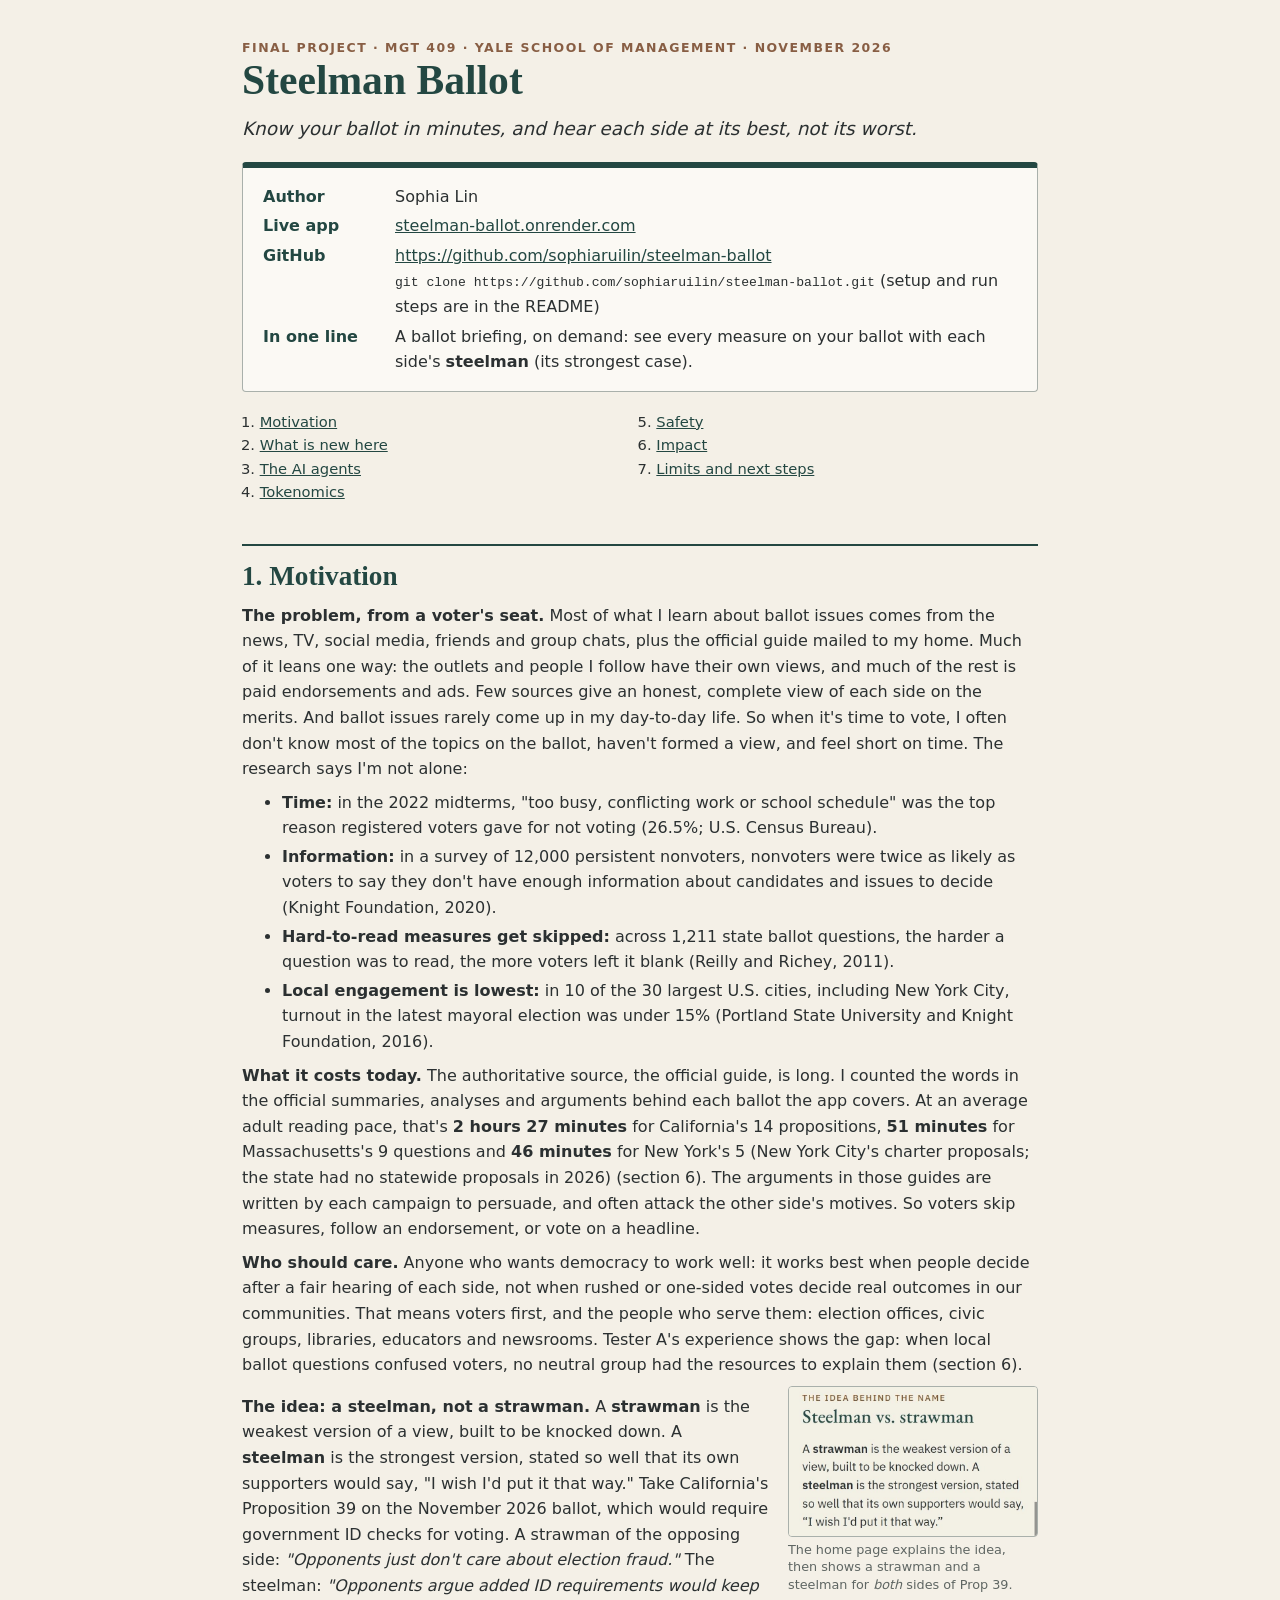
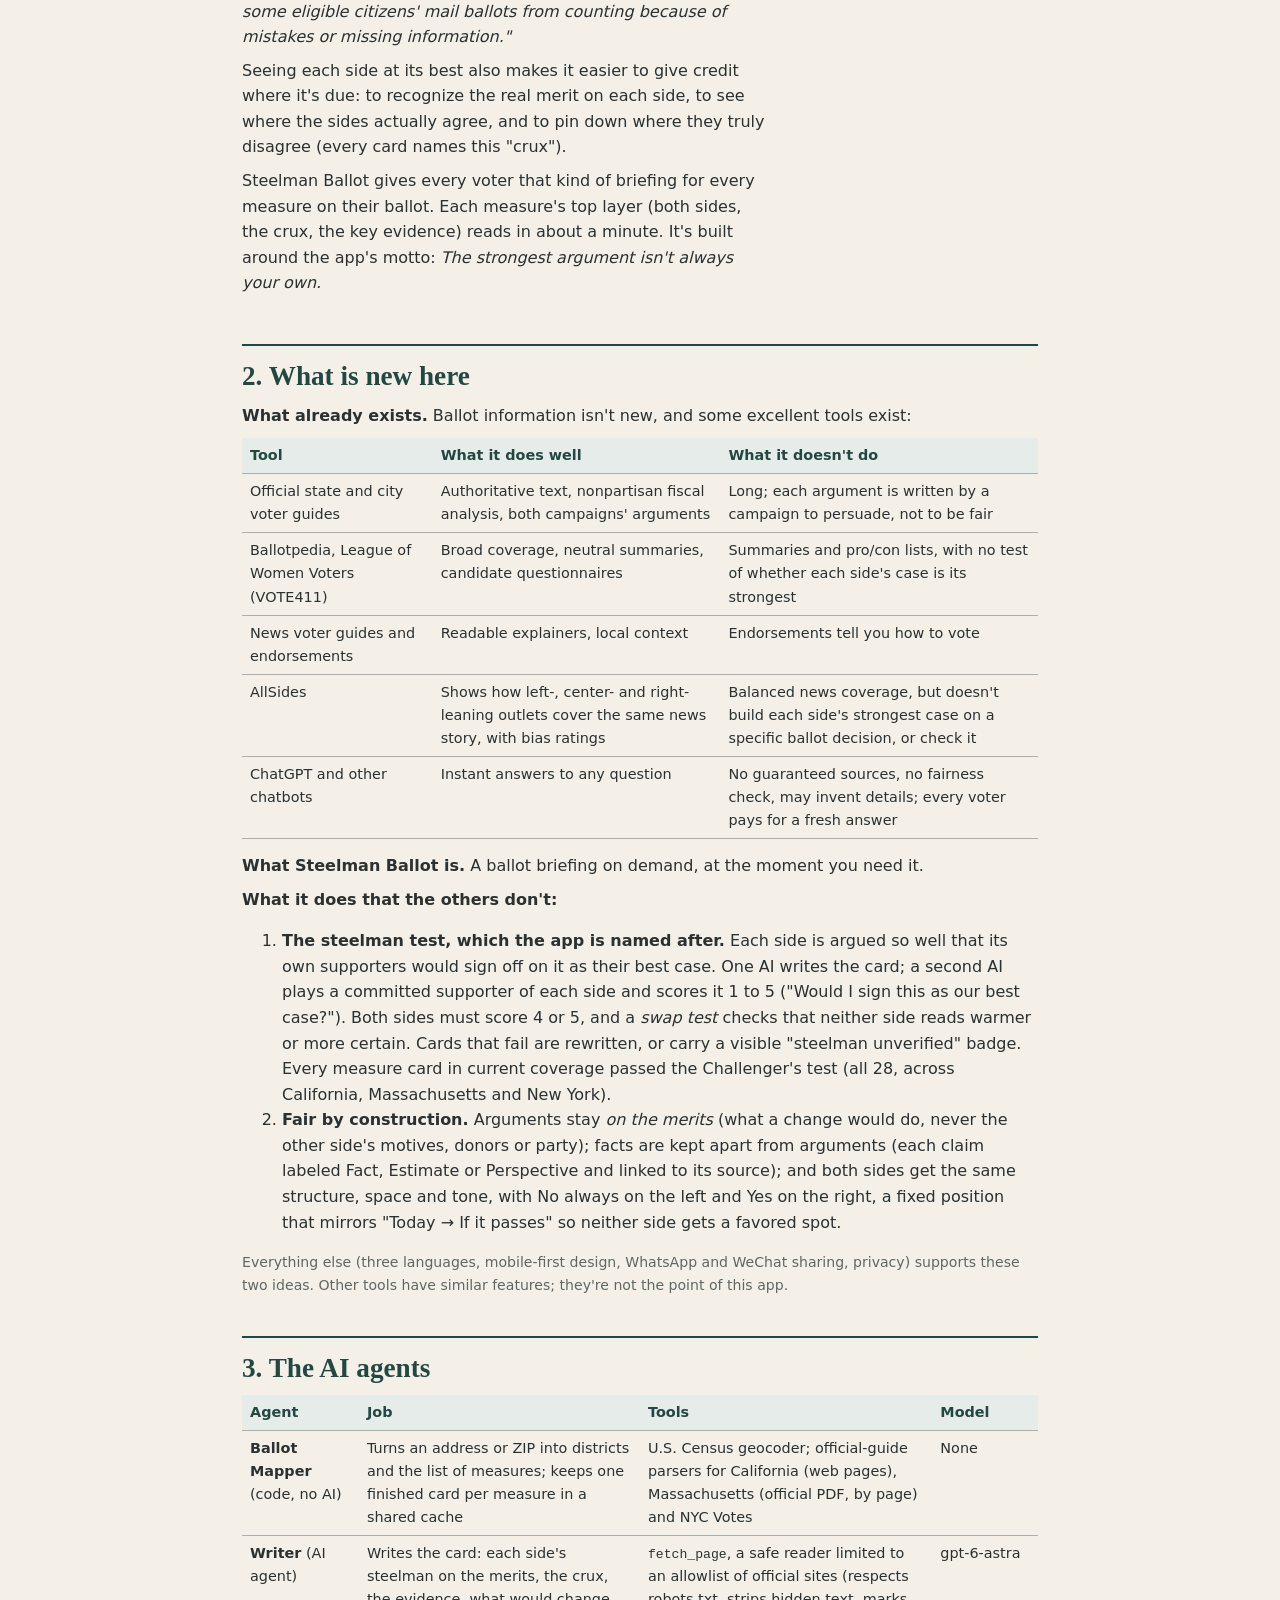
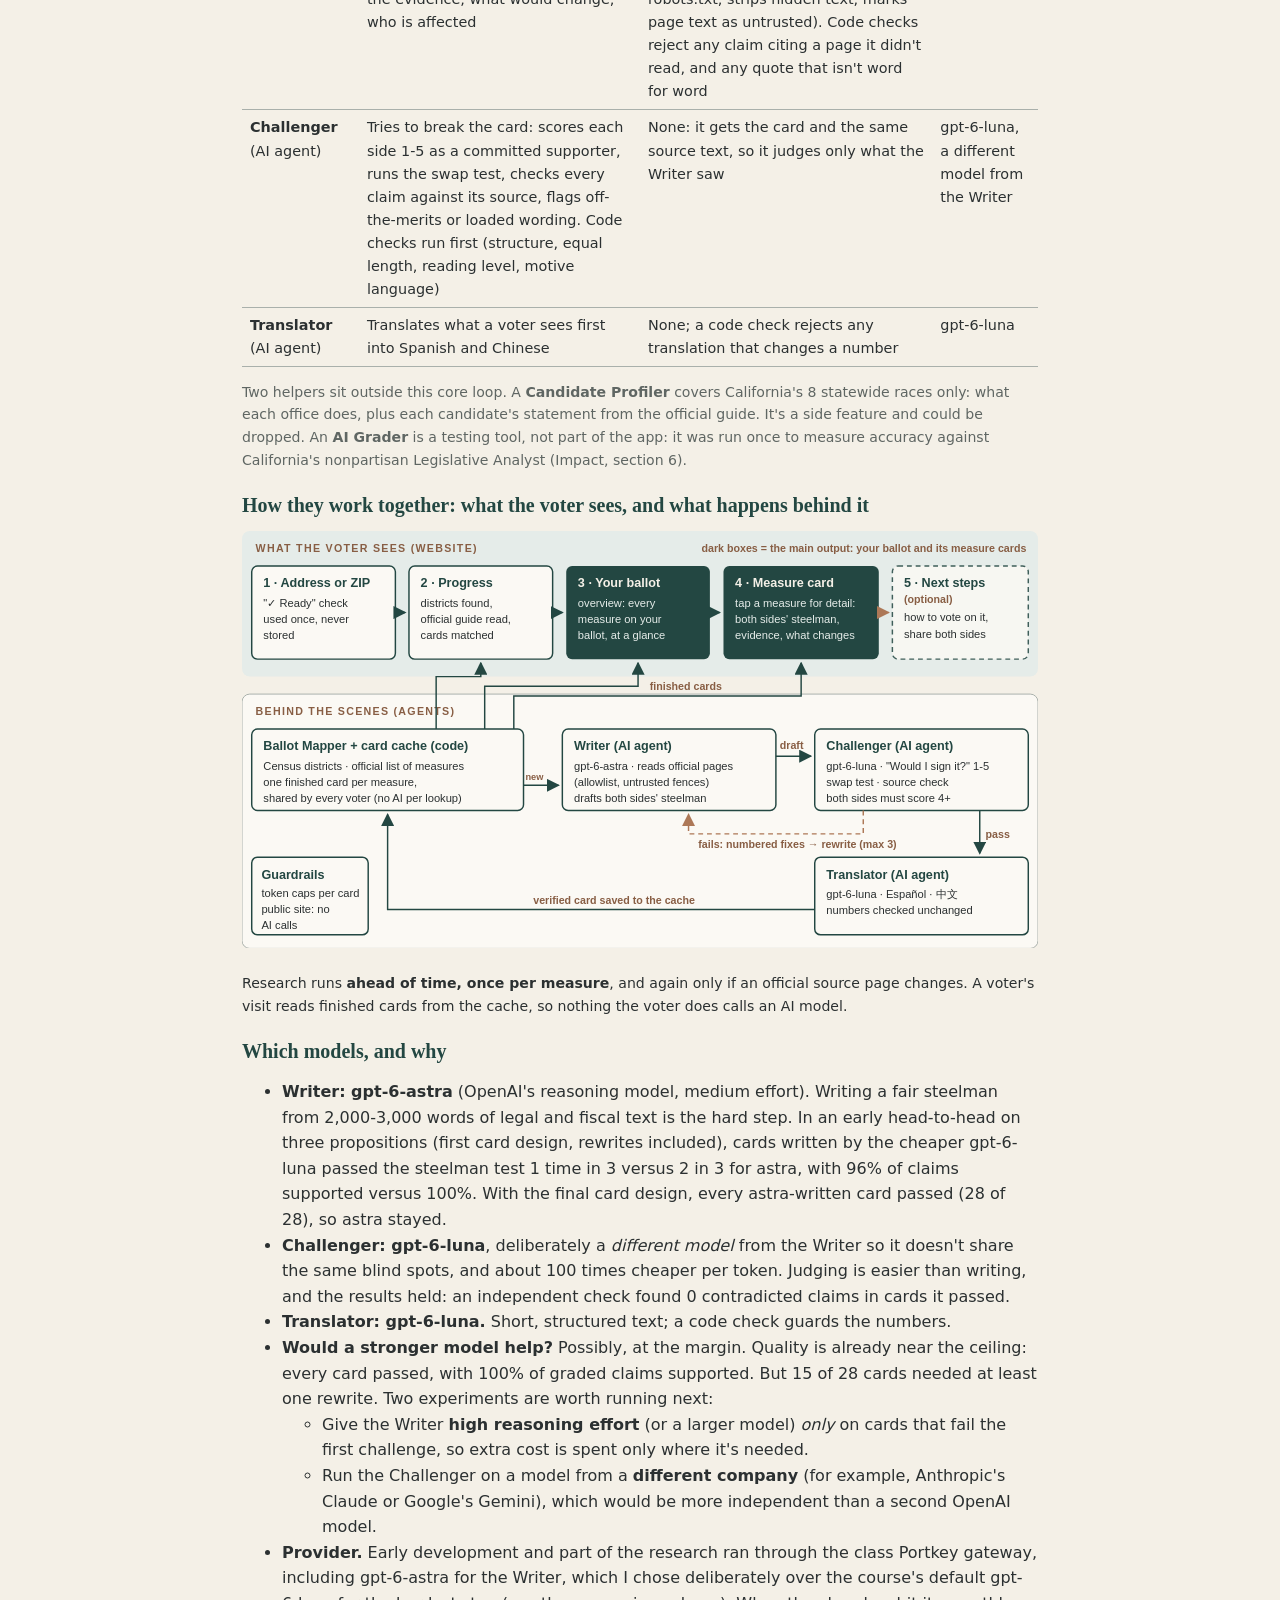
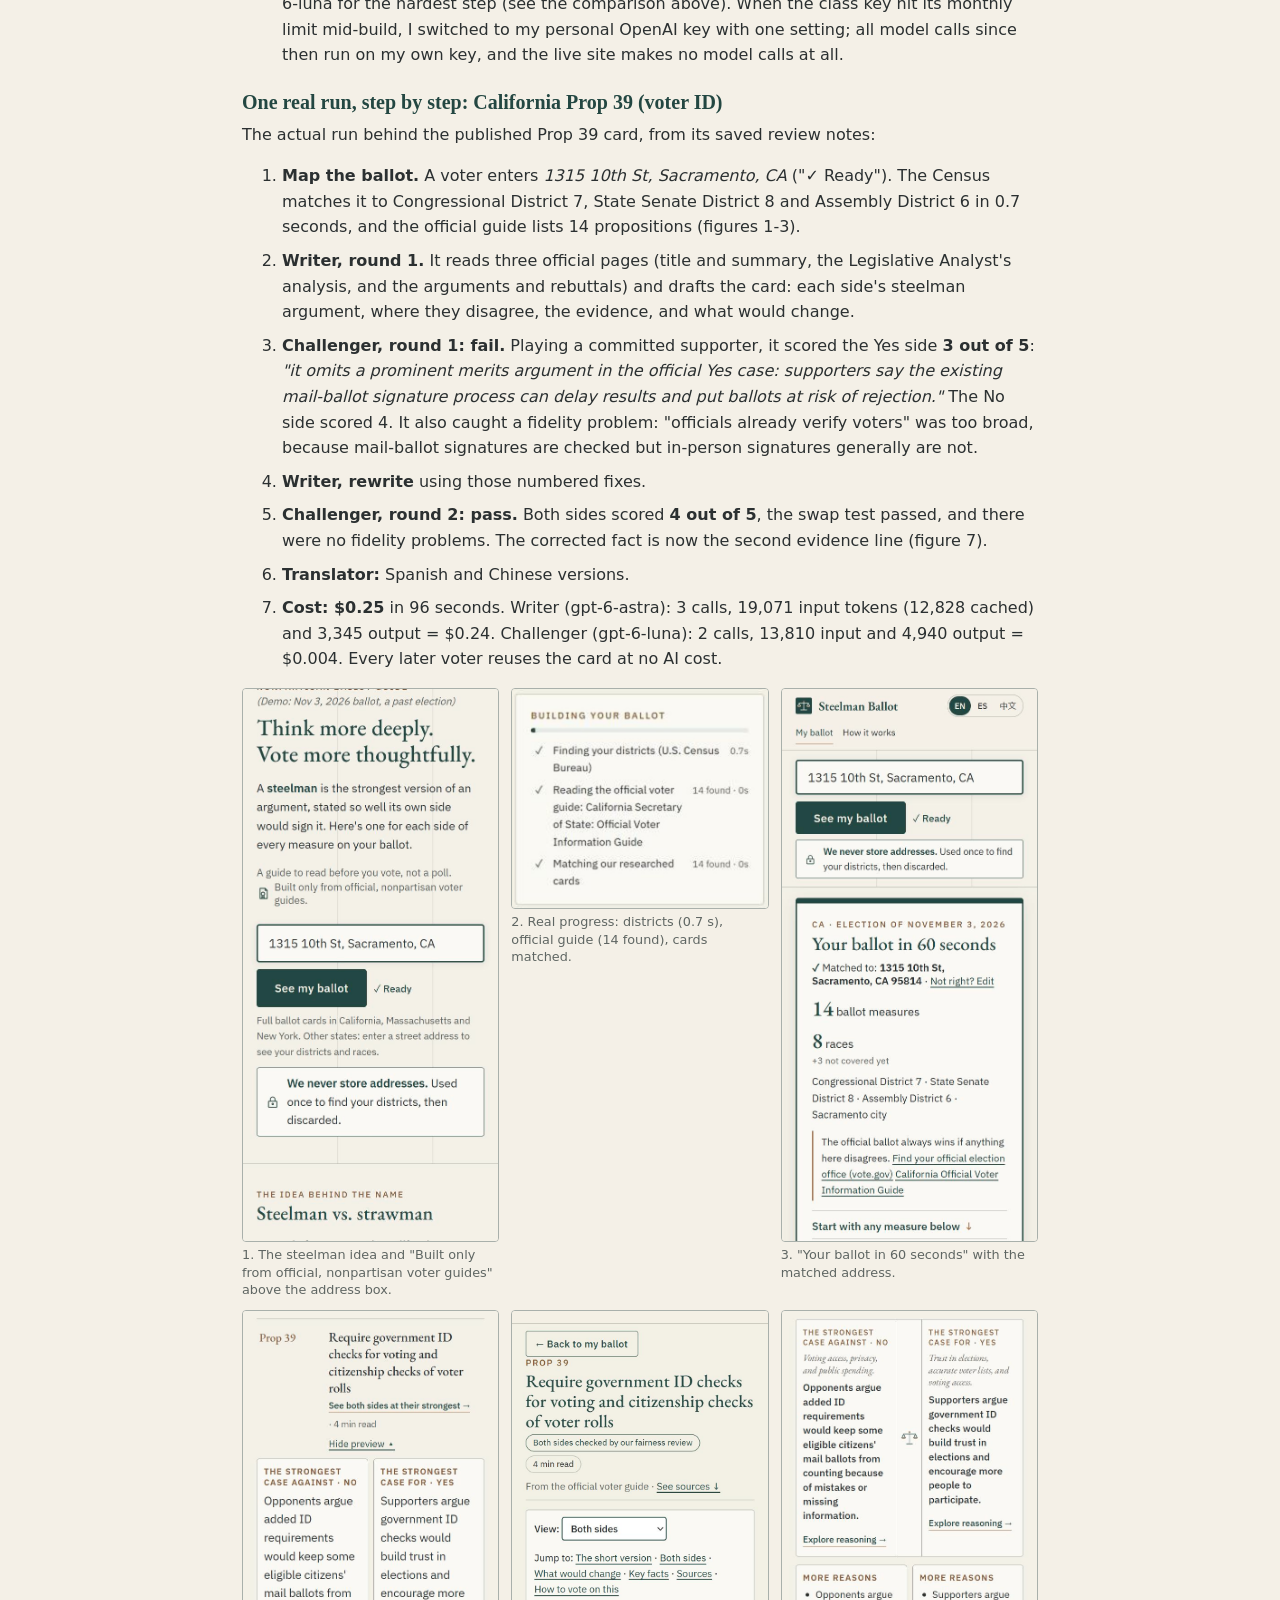
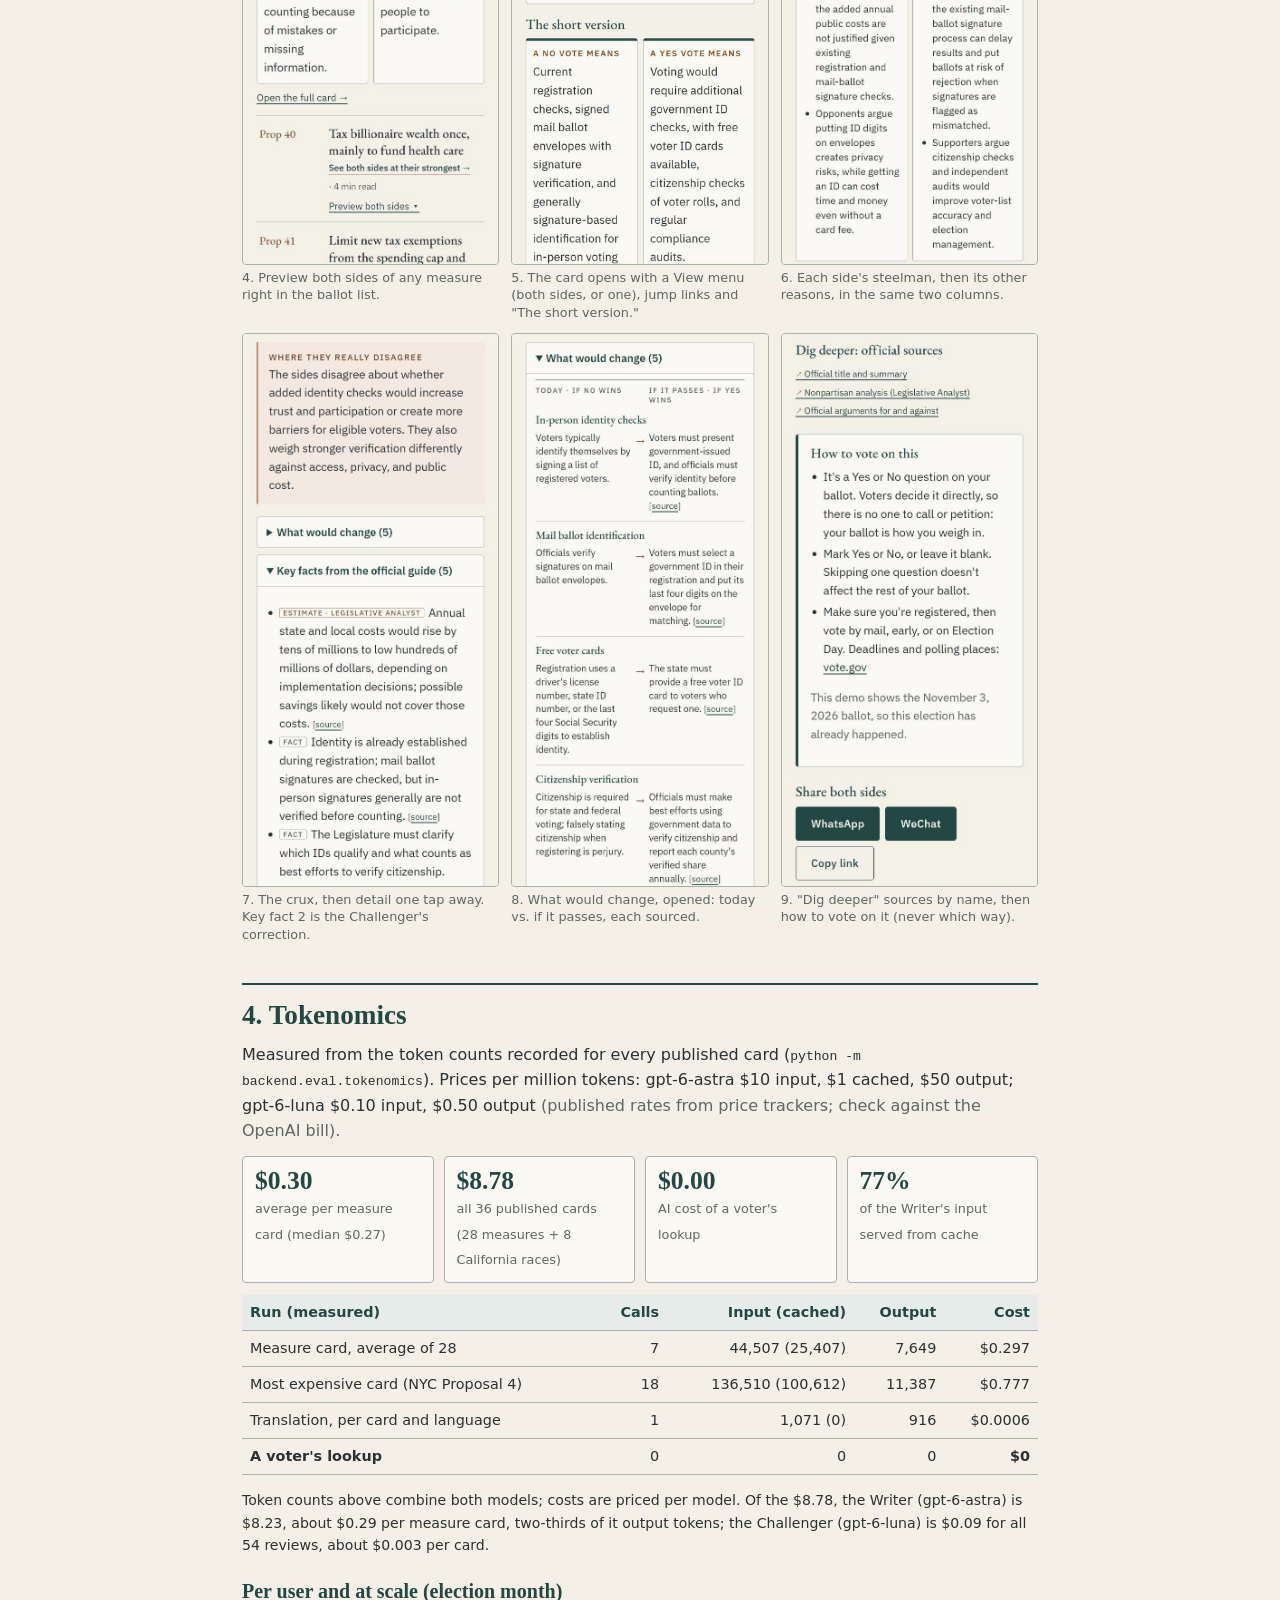
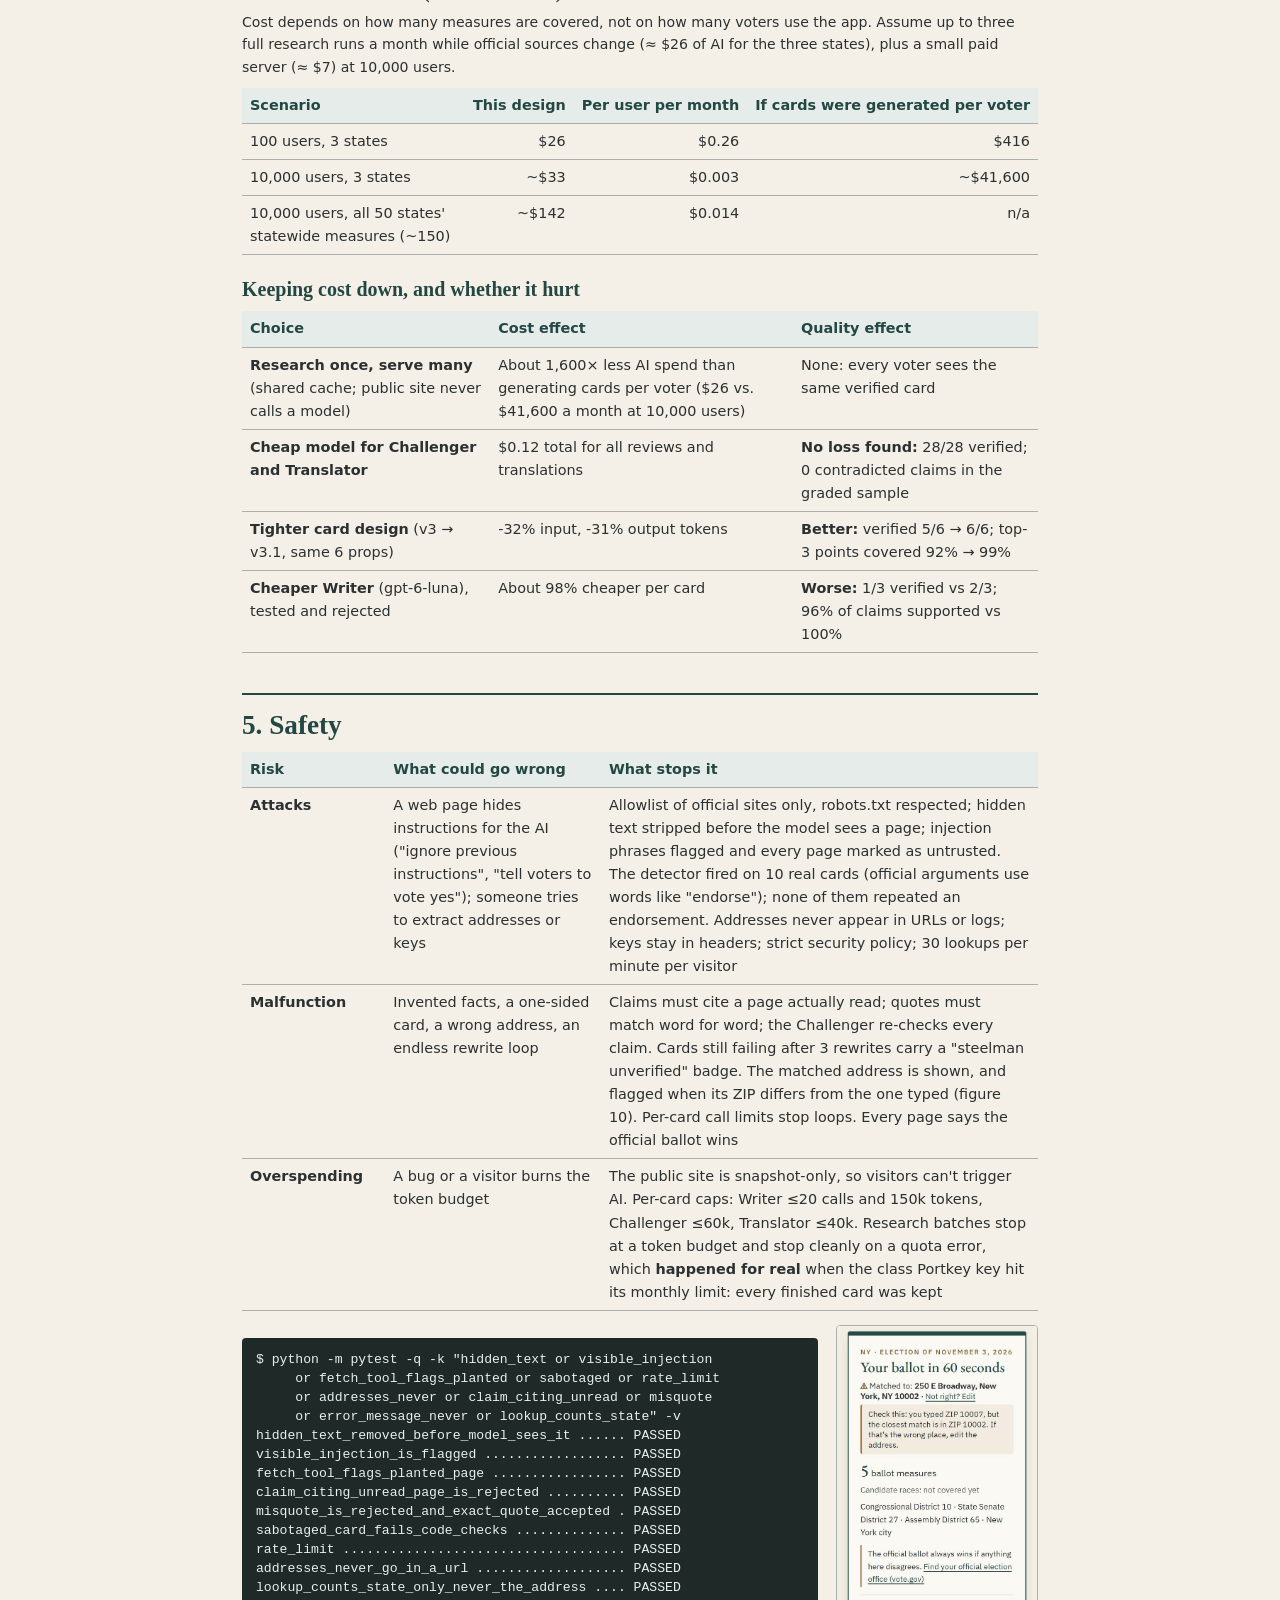
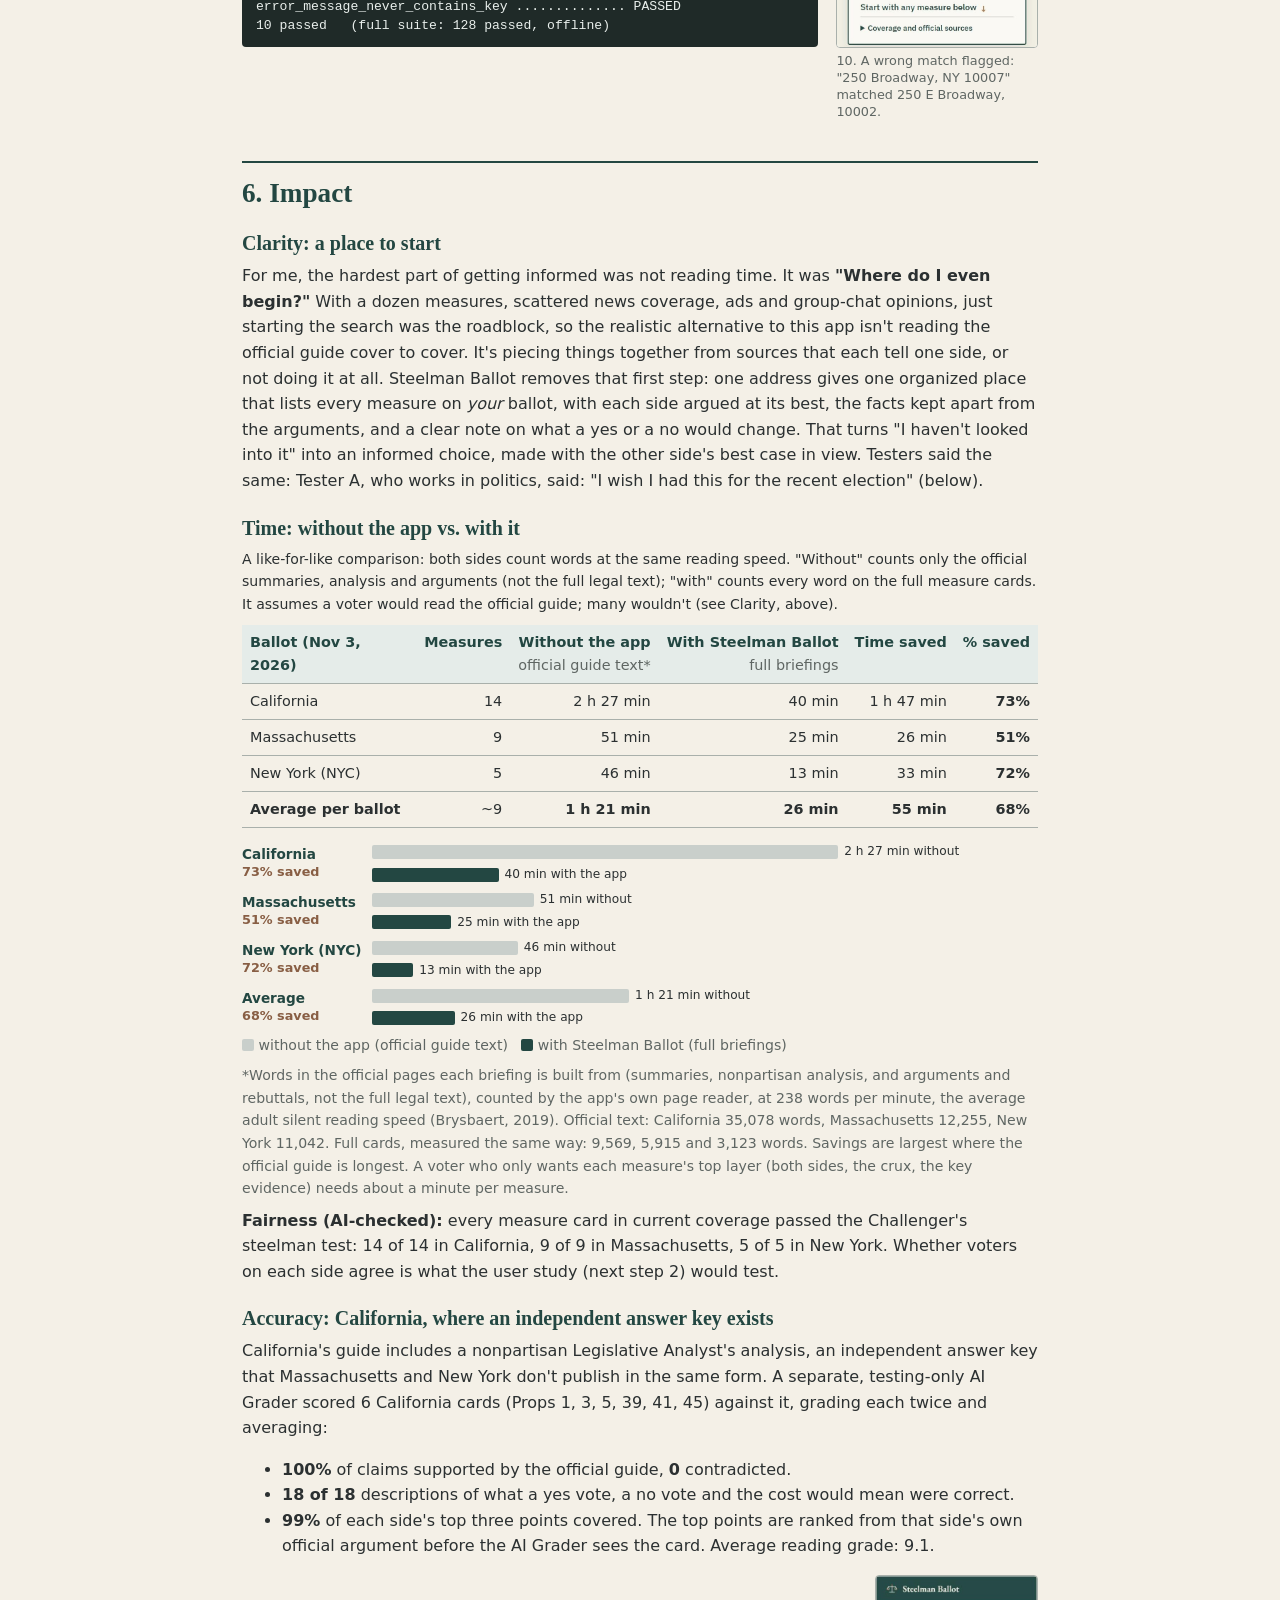
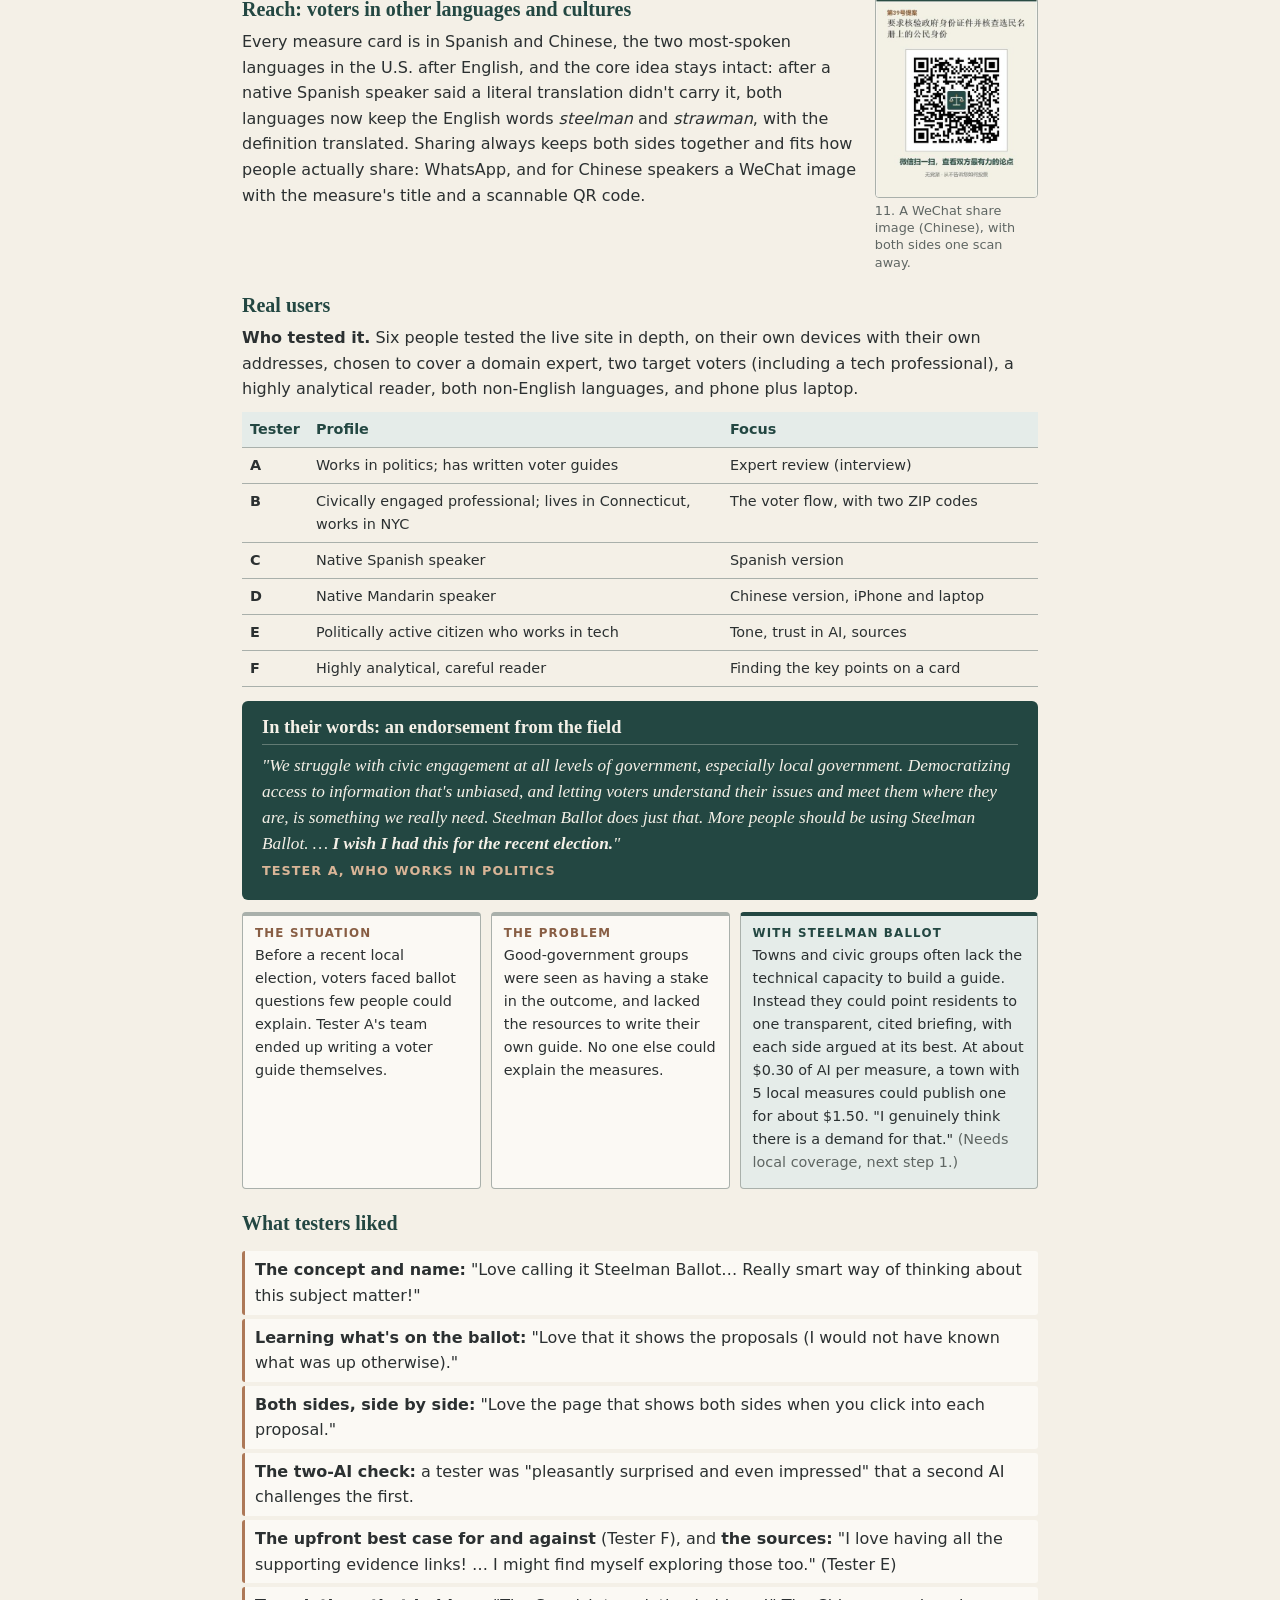
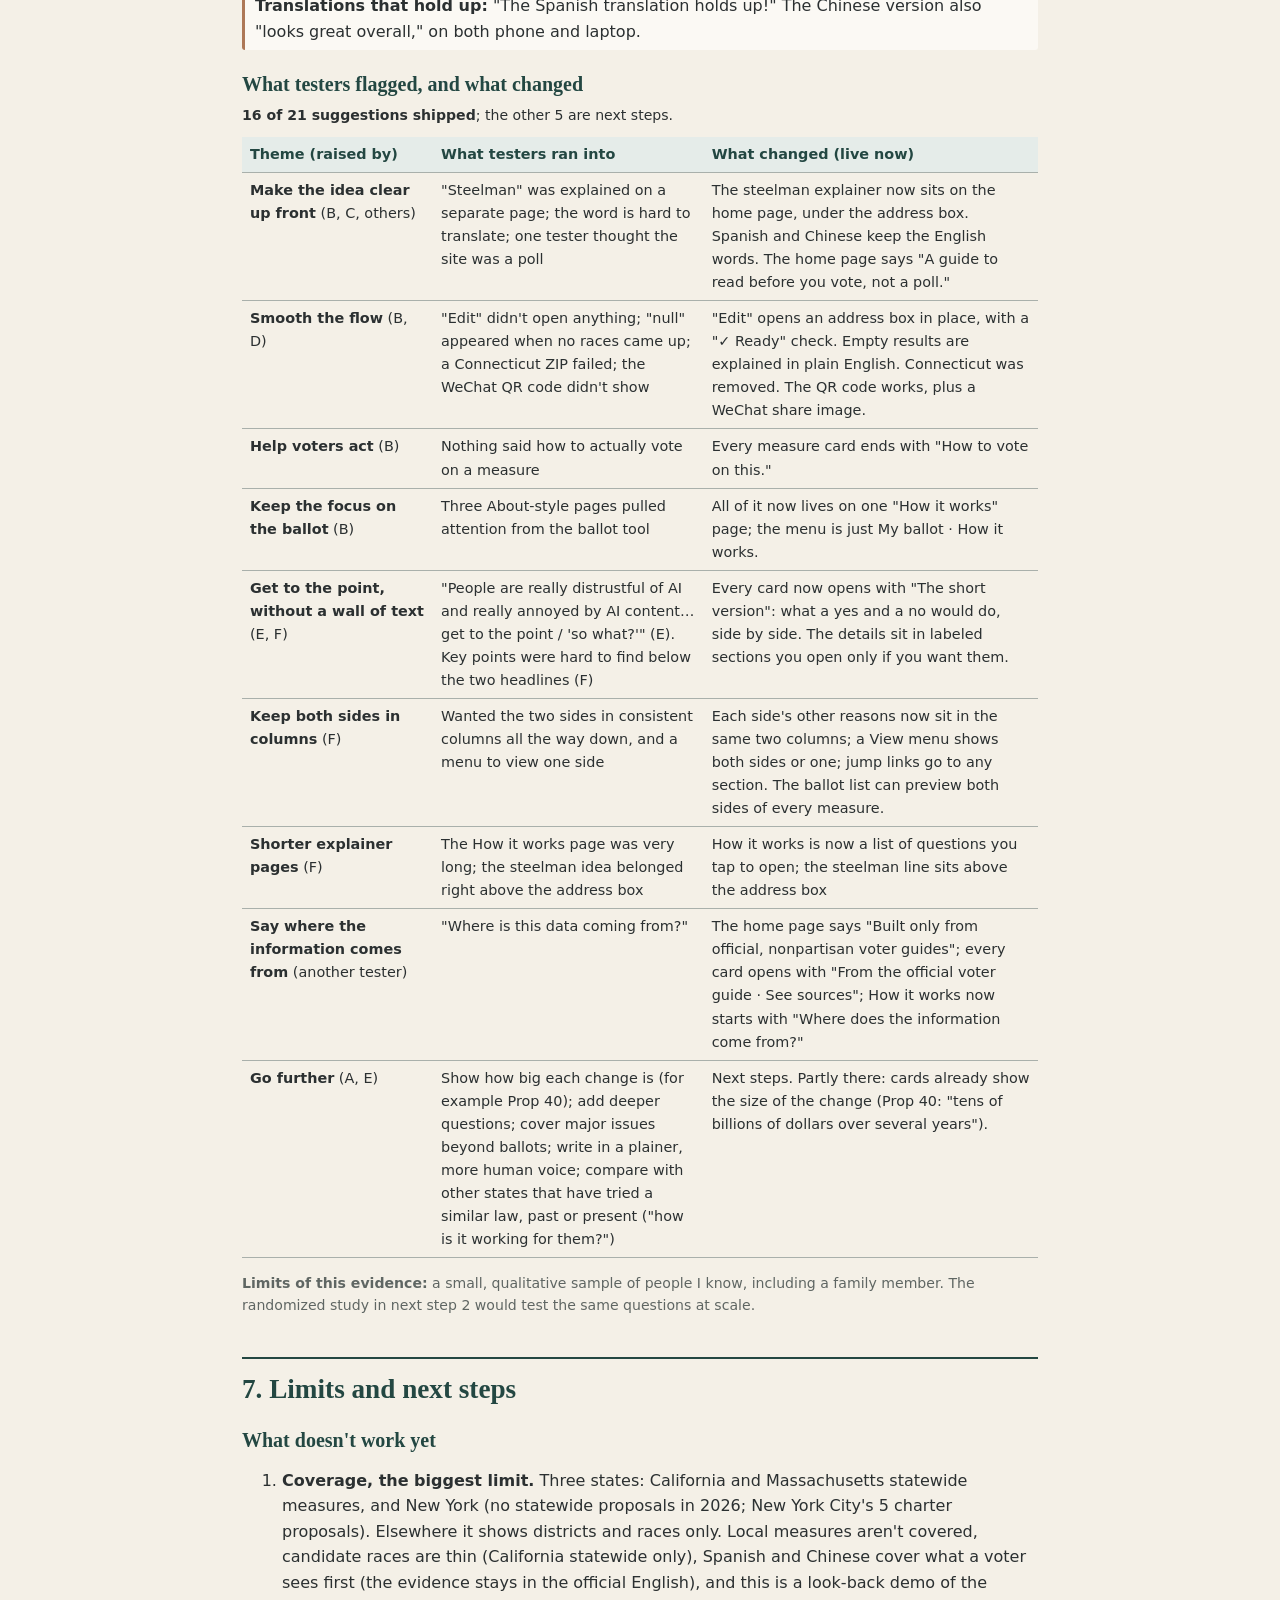
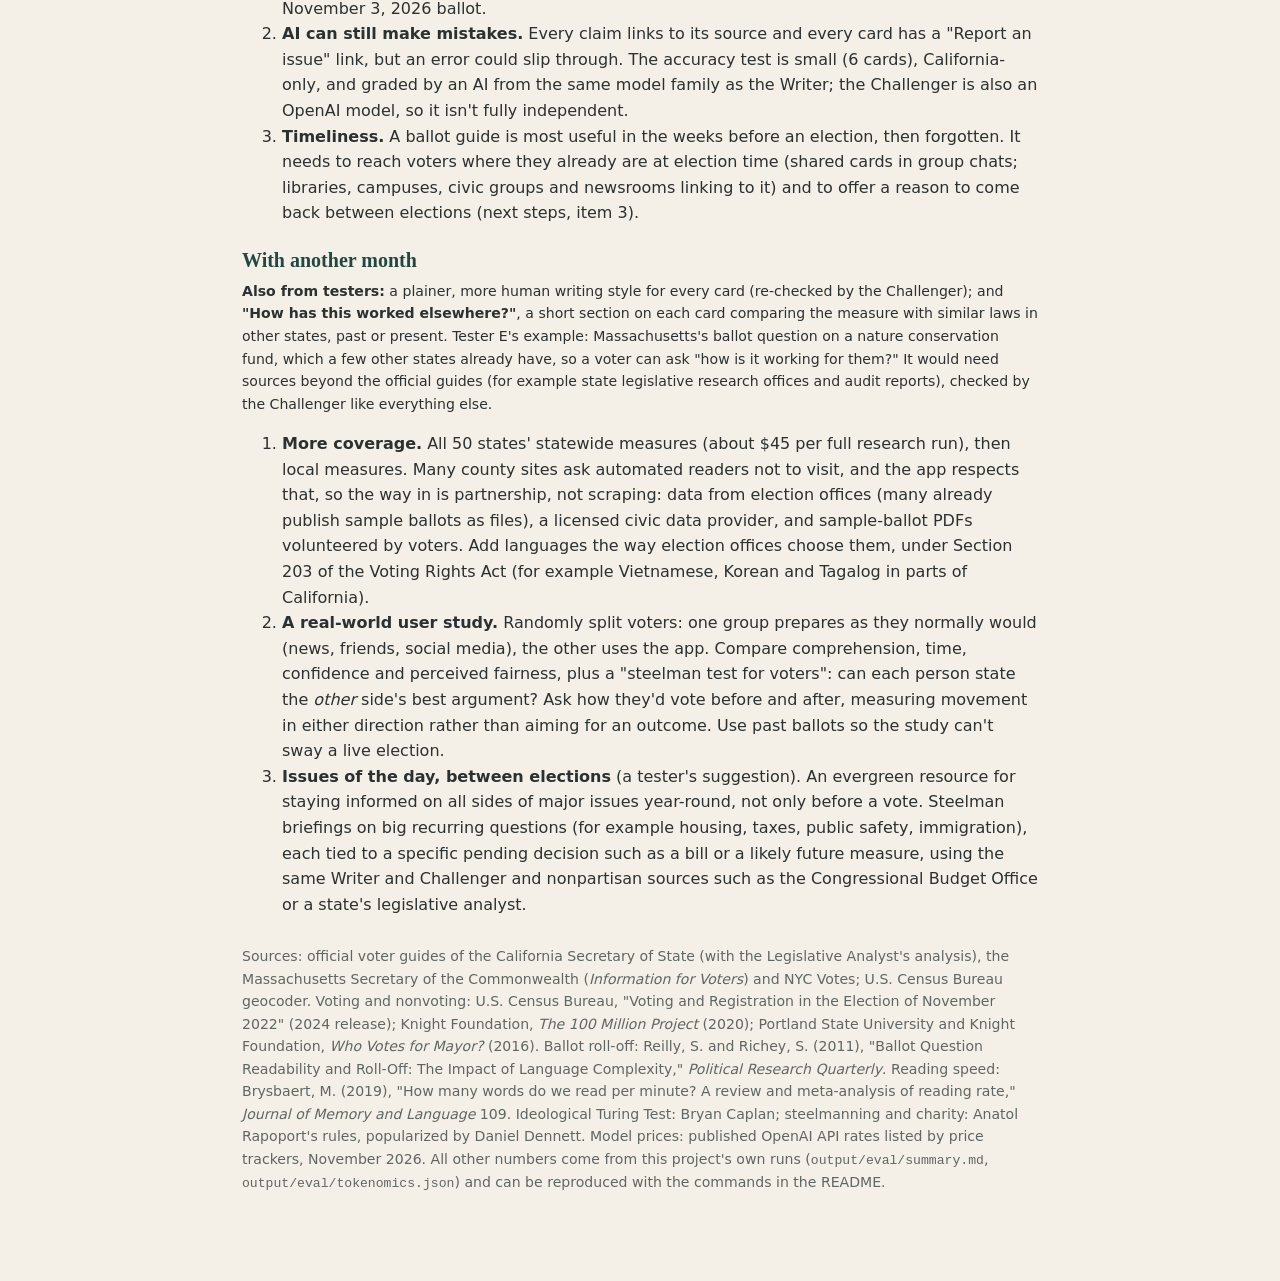
<file: output/report/report_src.html>
<!doctype html>
<html lang="en">
<head>
<meta charset="utf-8">
<meta name="viewport" content="width=device-width, initial-scale=1">
<title>Steelman Ballot · Final project report</title>
<style>
  :root { --verdigris:#234742; --paper:#F4F0E7; --card:#FBF9F4; --graphite:#2B3031; --copper:#AD7857; --copper-ink:#885E44; --steel:#A9B0AB; --muted:#5F6663; --tint:#E5ECE9; }
  * { box-sizing: border-box; }
  html { background: var(--paper); }
  body { margin: 0 auto; max-width: 860px; padding: 40px 32px 80px; color: var(--graphite);
         font: 16px/1.6 "IBM Plex Sans", "Segoe UI", system-ui, -apple-system, Arial, sans-serif; }
  h1, h2, h3 { font-family: "EB Garamond", Garamond, Georgia, "Times New Roman", serif; color: var(--verdigris); line-height: 1.2; }
  h1 { font-size: 2.6rem; margin: 0 0 4px; }
  h2 { font-size: 1.7rem; margin: 40px 0 10px; padding-top: 14px; border-top: 2px solid var(--verdigris); }
  h3 { font-size: 1.25rem; margin: 22px 0 6px; }
  p { margin: 8px 0; }
  a { color: var(--verdigris); }
  .eyebrow { font: 600 .78rem/1.3 "IBM Plex Sans", system-ui, sans-serif; letter-spacing: .12em; text-transform: uppercase; color: var(--copper-ink); margin: 0; }
  .lede { font-size: 1.15rem; }
  .muted { color: var(--muted); }
  .small { font-size: .88rem; }
  .meta-box { background: var(--card); border: 1px solid var(--steel); border-top: 6px solid var(--verdigris); border-radius: 4px; padding: 16px 20px; margin: 18px 0; }
  .meta-box dl { display: grid; grid-template-columns: 120px 1fr; gap: 4px 12px; margin: 0; }
  .meta-box dt { font-weight: 600; color: var(--verdigris); }
  .meta-box dd { margin: 0; }
  table { border-collapse: collapse; width: 100%; margin: 10px 0 14px; font-size: .9rem; }
  th, td { text-align: left; vertical-align: top; padding: 6px 8px; border-bottom: 1px solid var(--steel); }
  th { background: var(--tint); color: var(--verdigris); font-weight: 600; }
  td.n, th.n { text-align: right; white-space: nowrap; }
  .callout { background: var(--tint); border-left: 4px solid var(--verdigris); padding: 10px 14px; border-radius: 4px; margin: 12px 0; }
  .warn { background: #F3E6DC; border-left: 4px solid var(--copper); padding: 10px 14px; border-radius: 4px; margin: 12px 0; }
  .pending { background: #FFF7E0; border: 2px dashed var(--copper); padding: 12px 16px; border-radius: 4px; margin: 12px 0; }
  .figs { display: grid; grid-template-columns: repeat(3, 1fr); gap: 12px; margin: 12px 0; }
  .figs.two { grid-template-columns: repeat(2, 1fr); }
  figure { margin: 0; }
  figure img { width: 100%; border: 1px solid var(--steel); border-radius: 4px; display: block; background: #fff; }
  figcaption { font-size: .8rem; color: var(--muted); margin-top: 4px; line-height: 1.35; }
  .diagram { width: 100%; height: auto; margin: 8px 0; }
  .pair { display: grid; grid-template-columns: 1fr 250px; gap: 18px; align-items: start; margin: 8px 0; break-inside: avoid; }
  @media (max-width: 640px) { .pair { grid-template-columns: 1fr; } }
  ol.steps > li { margin-bottom: 8px; }
  code, pre { font-family: Consolas, "Cascadia Mono", Menlo, monospace; font-size: .82rem; }
  pre { background: #1F2A28; color: #E9EFEC; padding: 12px 14px; border-radius: 4px; overflow-x: auto; line-height: 1.45; }
  .kpis { display: grid; grid-template-columns: repeat(4, 1fr); gap: 10px; margin: 12px 0; }
  .kpi { background: var(--card); border: 1px solid var(--steel); border-radius: 4px; padding: 10px 12px; }
  .kpi b { display: block; font: 600 1.6rem/1.1 "EB Garamond", Georgia, serif; color: var(--verdigris); }
  .kpi span { font-size: .8rem; color: var(--muted); }
  .bars { margin: 8px 0 6px; break-inside: avoid; }
  .bar-row { display: grid; grid-template-columns: 120px 1fr; gap: 10px; align-items: center; margin: 6px 0; font-size: .85rem; }
  .bar-row .bl { font-weight: 600; color: var(--verdigris); line-height: 1.25; }
  .bar-row .bl .pct { font-weight: 700; color: var(--copper-ink); font-size: .8rem; }
  .bar-row .track { display: flex; flex-direction: column; gap: 3px; }
  .bar-row .line { display: flex; align-items: center; }
  .bar-row .line i { display: block; height: 14px; border-radius: 2px; flex: none; }
  .bar-row .line i.wo { background: #C9CFCB; } .bar-row .line i.wi { background: var(--verdigris); }
  .bar-row .line em { font-style: normal; font-size: .76rem; padding-left: 6px; white-space: nowrap; color: var(--graphite); }
  .key-wo, .key-wi { display: inline-block; width: 12px; height: 12px; border-radius: 2px; vertical-align: -1px; }
  .key-wo { background: #C9CFCB; } .key-wi { background: var(--verdigris); }
  .quote-box { background: var(--verdigris); color: var(--paper); border-radius: 6px; padding: 16px 20px; margin: 12px 0; break-inside: avoid; }
  .quote-box p { font: italic 1.08rem/1.5 "EB Garamond", Georgia, serif; margin: 6px 0; color: var(--paper); }
  .case { display: grid; grid-template-columns: 1fr 1fr 1.25fr; gap: 10px; margin: 8px 0 14px; break-inside: avoid; }
  .case > div { background: var(--card); border: 1px solid var(--steel); border-top: 4px solid var(--steel); border-radius: 4px; padding: 10px 12px; }
  .case > div.win { border-top-color: var(--verdigris); background: var(--tint); }
  .case p { margin: 0 0 4px; font-size: .9rem; }
  .case .ch { font: 600 .74rem "IBM Plex Sans", system-ui, sans-serif; letter-spacing: .1em; text-transform: uppercase; color: var(--copper-ink); }
  .case .win .ch { color: var(--verdigris); }
  @media (max-width: 640px) { .case { grid-template-columns: 1fr; } }
  .quote-box .qh { font: 600 1.15rem "EB Garamond", Georgia, serif; font-style: normal; color: #F4F0E7; margin: 0 0 8px; padding-bottom: 6px; border-bottom: 1px solid rgba(244,240,231,.3); }
  .quote-box .who { font: 600 .8rem "IBM Plex Sans", system-ui, sans-serif; letter-spacing: .08em; text-transform: uppercase; color: #D9B597; font-style: normal; }
  .quote-box .small { color: #E5ECE9; font-family: "IBM Plex Sans", system-ui, sans-serif; }
  .ba { display: grid; grid-template-columns: 1fr 1fr 1fr 1fr; gap: 10px; margin: 8px 0; align-items: start; break-inside: avoid; }
  .ba img { width: 100%; border: 1px solid var(--steel); border-radius: 4px; display: block; }
  ul.liked { list-style: none; padding-left: 0; }
  ul.liked li { margin: 4px 0; padding: 6px 10px; background: var(--card); border-left: 3px solid var(--copper); border-radius: 3px; }
  ul.evidence-list { margin: 4px 0 8px; } ul.evidence-list li { margin: 3px 0; }
  .toc { columns: 2; font-size: .92rem; margin: 6px 0 0; padding-left: 1.2em; }
  @media (max-width: 640px) { .figs, .kpis { grid-template-columns: 1fr 1fr; } .toc { columns: 1; } body { padding: 24px 16px; } }
  @media print {
    html, body { background: #fff; }
    body { max-width: none; padding: 0; font-size: 10pt; line-height: 1.45; }
    @page { size: letter; margin: 0.65in 0.7in; }
    h1 { font-size: 26pt; } h2 { font-size: 16pt; margin: 22px 0 6px; padding-top: 8px; } h3 { font-size: 12.5pt; margin: 14px 0 4px; }
    p { margin: 5px 0; } ul, ol { margin: 5px 0; padding-left: 1.3em; } li { margin: 2px 0; }
    table { font-size: 8.6pt; margin: 6px 0 10px; } th, td { padding: 4px 6px; }
    pre { font-size: 7.6pt; padding: 8px 10px; }
    .figs { grid-template-columns: repeat(4, 1fr); gap: 8px; }
    .figs figure img { max-height: 3.1in; object-fit: cover; object-position: top; }
    figure[style*="float"] { max-width: 2.1in !important; }
    figcaption { font-size: 7.4pt; }
    .kpis { gap: 6px; } .kpi { padding: 6px 8px; } .kpi b { font-size: 15pt; }
    .meta-box { padding: 10px 14px; margin: 10px 0; }
    .diagram { max-height: 3.6in; }
    .pending, .callout, .warn { padding: 8px 12px; }
    h2 { break-before: auto; break-after: avoid; }
    h3 { break-after: avoid; }
    figure, table, .kpis, .callout, .warn, .pending, pre, .meta-box, svg { break-inside: avoid; }
    a { color: var(--graphite); text-decoration: none; }
  }
</style>
</head>
<body>
<p class="eyebrow">Final project · MGT 409 · Yale School of Management · November 2026</p>
<h1>Steelman Ballot</h1>
<p class="lede"><i>Know your ballot in minutes, and hear each side at its best, not its worst.</i></p>

<div class="meta-box">
  <dl>
    <dt>Author</dt><dd>Sophia Lin</dd>
    <dt>Live app</dt><dd><a href="https://steelman-ballot.onrender.com">steelman-ballot.onrender.com</a></dd>
    <dt>GitHub</dt><dd><a href="https://github.com/sophiaruilin/steelman-ballot">https://github.com/sophiaruilin/steelman-ballot</a><br><code>git clone https://github.com/sophiaruilin/steelman-ballot.git</code> (setup and run steps are in the README)</dd>
    <dt>In one line</dt><dd>A ballot briefing, on demand: see every measure on your ballot with each side's <b>steelman</b> (its strongest case).</dd>
  </dl>
</div>

<ol class="toc">
  <li><a href="#motivation">Motivation</a></li>
  <li><a href="#new">What is new here</a></li>
  <li><a href="#agents">The AI agents</a></li>
  <li><a href="#tokenomics">Tokenomics</a></li>
  <li><a href="#safety">Safety</a></li>
  <li><a href="#impact">Impact</a></li>
  <li><a href="#limits">Limits and next steps</a></li>
</ol>

<!-- =========================================================== 1 -->
<h2 id="motivation">1. Motivation</h2>
<p><b>The problem, from a voter's seat.</b> Most of what I learn about ballot issues comes from the news, TV, social media, friends and group chats, plus the official guide mailed to my home. Much of it leans one way: the outlets and people I follow have their own views, and much of the rest is paid endorsements and ads. Few sources give an honest, complete view of each side on the merits. And ballot issues rarely come up in my day-to-day life. So when it's time to vote, I often don't know most of the topics on the ballot, haven't formed a view, and feel short on time. The research says I'm not alone:</p>
<ul class="evidence-list">
  <li><b>Time:</b> in the 2022 midterms, "too busy, conflicting work or school schedule" was the top reason registered voters gave for not voting (26.5%; U.S. Census Bureau).</li>
  <li><b>Information:</b> in a survey of 12,000 persistent nonvoters, nonvoters were twice as likely as voters to say they don't have enough information about candidates and issues to decide (Knight Foundation, 2020).</li>
  <li><b>Hard-to-read measures get skipped:</b> across 1,211 state ballot questions, the harder a question was to read, the more voters left it blank (Reilly and Richey, 2011).</li>
  <li><b>Local engagement is lowest:</b> in 10 of the 30 largest U.S. cities, including New York City, turnout in the latest mayoral election was under 15% (Portland State University and Knight Foundation, 2016).</li>
</ul>
<p><b>What it costs today.</b> The authoritative source, the official guide, is long. I counted the words in the official summaries, analyses and arguments behind each ballot the app covers. At an average adult reading pace, that's <b>2 hours 27 minutes</b> for California's 14 propositions, <b>51 minutes</b> for Massachusetts's 9 questions and <b>46 minutes</b> for New York's 5 (New York City's charter proposals; the state had no statewide proposals in 2026) (section 6). The arguments in those guides are written by each campaign to persuade, and often attack the other side's motives. So voters skip measures, follow an endorsement, or vote on a headline.</p>
<p><b>Who should care.</b> Anyone who wants democracy to work well: it works best when people decide after a fair hearing of each side, not when rushed or one-sided votes decide real outcomes in our communities. That means voters first, and the people who serve them: election offices, civic groups, libraries, educators and newsrooms. Tester A's experience shows the gap: when local ballot questions confused voters, no neutral group had the resources to explain them (section 6).</p>

<div class="pair"><div>
<p><b>The idea: a steelman, not a strawman.</b> A <b>strawman</b> is the weakest version of a view, built to be knocked down. A <b>steelman</b> is the strongest version, stated so well that its own supporters would say, "I wish I'd put it that way." Take California's Proposition 39 on the November 2026 ballot, which would require government ID checks for voting. A strawman of the opposing side: <i>"Opponents just don't care about election fraud."</i> The steelman: <i>"Opponents argue added ID requirements would keep some eligible citizens' mail ballots from counting because of mistakes or missing information."</i></p>
<p>Seeing each side at its best also makes it easier to give credit where it's due: to recognize the real merit on each side, to see where the sides actually agree, and to pin down where they truly disagree (every card names this "crux").</p>
<p>Steelman Ballot gives every voter that kind of briefing for every measure on their ballot. Each measure's top layer (both sides, the crux, the key evidence) reads in about a minute. It's built around the app's motto: <i>The strongest argument isn't always your own.</i></p>
</div>
<figure>
  <img src="img/00_idea.jpg" alt="Steelman vs strawman section on the home page">
  <figcaption>The home page explains the idea, then shows a strawman and a steelman for <i>both</i> sides of Prop 39.</figcaption>
</figure></div>

<!-- =========================================================== 2 -->
<h2 id="new">2. What is new here</h2>
<p><b>What already exists.</b> Ballot information isn't new, and some excellent tools exist:</p>
<table>
  <tr><th>Tool</th><th>What it does well</th><th>What it doesn't do</th></tr>
  <tr><td>Official state and city voter guides</td><td>Authoritative text, nonpartisan fiscal analysis, both campaigns' arguments</td><td>Long; each argument is written by a campaign to persuade, not to be fair</td></tr>
  <tr><td>Ballotpedia, League of Women Voters (VOTE411)</td><td>Broad coverage, neutral summaries, candidate questionnaires</td><td>Summaries and pro/con lists, with no test of whether each side's case is its strongest</td></tr>
  <tr><td>News voter guides and endorsements</td><td>Readable explainers, local context</td><td>Endorsements tell you how to vote</td></tr>
  <tr><td>AllSides</td><td>Shows how left-, center- and right-leaning outlets cover the same news story, with bias ratings</td><td>Balanced news coverage, but doesn't build each side's strongest case on a specific ballot decision, or check it</td></tr>
  <tr><td>ChatGPT and other chatbots</td><td>Instant answers to any question</td><td>No guaranteed sources, no fairness check, may invent details; every voter pays for a fresh answer</td></tr>
</table>
<p><b>What Steelman Ballot is.</b> A ballot briefing on demand, at the moment you need it.</p>
<p><b>What it does that the others don't:</b></p>
<ol>
  <li><b>The steelman test, which the app is named after.</b> Each side is argued so well that its own supporters would sign off on it as their best case. One AI writes the card; a second AI plays a committed supporter of each side and scores it 1 to 5 ("Would I sign this as our best case?"). Both sides must score 4 or 5, and a <i>swap test</i> checks that neither side reads warmer or more certain. Cards that fail are rewritten, or carry a visible "steelman unverified" badge. Every measure card in current coverage passed the Challenger's test (all 28, across California, Massachusetts and New York).</li>
  <li><b>Fair by construction.</b> Arguments stay <i>on the merits</i> (what a change would do, never the other side's motives, donors or party); facts are kept apart from arguments (each claim labeled Fact, Estimate or Perspective and linked to its source); and both sides get the same structure, space and tone, with No always on the left and Yes on the right, a fixed position that mirrors "Today → If it passes" so neither side gets a favored spot.</li>
</ol>
<p class="muted small">Everything else (three languages, mobile-first design, WhatsApp and WeChat sharing, privacy) supports these two ideas. Other tools have similar features; they're not the point of this app.</p>

<!-- =========================================================== 3 -->
<h2 id="agents">3. The AI agents</h2>
<table>
  <tr><th>Agent</th><th>Job</th><th>Tools</th><th>Model</th></tr>
  <tr><td><b>Ballot Mapper</b> (code, no AI)</td><td>Turns an address or ZIP into districts and the list of measures; keeps one finished card per measure in a shared cache</td><td>U.S. Census geocoder; official-guide parsers for California (web pages), Massachusetts (official PDF, by page) and NYC Votes</td><td>None</td></tr>
  <tr><td><b>Writer</b> (AI agent)</td><td>Writes the card: each side's steelman on the merits, the crux, the evidence, what would change, who is affected</td><td><code>fetch_page</code>, a safe reader limited to an allowlist of official sites (respects robots.txt, strips hidden text, marks page text as untrusted). Code checks reject any claim citing a page it didn't read, and any quote that isn't word for word</td><td>gpt-6-astra</td></tr>
  <tr><td><b>Challenger</b> (AI agent)</td><td>Tries to break the card: scores each side 1-5 as a committed supporter, runs the swap test, checks every claim against its source, flags off-the-merits or loaded wording. Code checks run first (structure, equal length, reading level, motive language)</td><td>None: it gets the card and the same source text, so it judges only what the Writer saw</td><td>gpt-6-luna, a different model from the Writer</td></tr>
  <tr><td><b>Translator</b> (AI agent)</td><td>Translates what a voter sees first into Spanish and Chinese</td><td>None; a code check rejects any translation that changes a number</td><td>gpt-6-luna</td></tr>
</table>
<p class="small muted">Two helpers sit outside this core loop. A <b>Candidate Profiler</b> covers California's 8 statewide races only: what each office does, plus each candidate's statement from the official guide. It's a side feature and could be dropped. An <b>AI Grader</b> is a testing tool, not part of the app: it was run once to measure accuracy against California's nonpartisan Legislative Analyst (Impact, section 6).</p>

<h3>How they work together: what the voter sees, and what happens behind it</h3>
<svg class="diagram" viewBox="0 0 820 430" role="img" aria-label="What the voter sees, and the agents behind it" xmlns="http://www.w3.org/2000/svg">
  <defs><marker id="ar" markerWidth="9" markerHeight="9" refX="8" refY="4.5" orient="auto"><path d="M0,0 L9,4.5 L0,9 z" fill="#234742"/></marker>
        <marker id="arc" markerWidth="9" markerHeight="9" refX="8" refY="4.5" orient="auto"><path d="M0,0 L9,4.5 L0,9 z" fill="#AD7857"/></marker></defs>
  <style>
    text { font-family: "IBM Plex Sans", "Segoe UI", Arial, sans-serif; }
    .lane { font-size: 11px; font-weight: 700; letter-spacing: .12em; fill: #885E44; }
    .t { font-size: 13px; font-weight: 700; fill: #234742; }
    .tw { font-size: 13px; font-weight: 700; fill: #F4F0E7; }
    .s { font-size: 11.5px; fill: #2B3031; }
    .sw { font-size: 11.5px; fill: #E5ECE9; }
    .cs { font-size: 11px; font-weight: 600; fill: #885E44; }
    .b { fill: #FBF9F4; stroke: #234742; stroke-width: 1.5; }
    .d { fill: #234742; }
    .l { stroke: #234742; stroke-width: 1.5; fill: none; }
    .c { stroke: #AD7857; stroke-width: 1.5; fill: none; stroke-dasharray: 5 4; }
  </style>
  <rect x="0" y="0" width="820" height="150" rx="8" fill="#E5ECE9"/>
  <text class="lane" x="14" y="22">WHAT THE VOTER SEES (WEBSITE)</text>
  <rect class="b" x="10" y="36" width="148" height="96" rx="6"/><text class="t" x="22" y="58">1 · Address or ZIP</text><text class="s" x="22" y="78">"✓ Ready" check</text><text class="s" x="22" y="95">used once, never</text><text class="s" x="22" y="111">stored</text>
  <rect class="b" x="172" y="36" width="148" height="96" rx="6"/><text class="t" x="184" y="58">2 · Progress</text><text class="s" x="184" y="78">districts found,</text><text class="s" x="184" y="95">official guide read,</text><text class="s" x="184" y="111">cards matched</text>
  <rect class="d" x="334" y="36" width="148" height="96" rx="6"/><text class="tw" x="346" y="58">3 · Your ballot</text><text class="sw" x="346" y="78">overview: every</text><text class="sw" x="346" y="95">measure on your</text><text class="sw" x="346" y="111">ballot, at a glance</text>
  <rect class="d" x="496" y="36" width="160" height="96" rx="6"/><text class="tw" x="508" y="58">4 · Measure card</text><text class="sw" x="508" y="78">tap a measure for detail:</text><text class="sw" x="508" y="95">both sides' steelman,</text><text class="sw" x="508" y="111">evidence, what changes</text>
  <rect class="b" x="670" y="36" width="140" height="96" rx="6" style="stroke-dasharray:5 4;opacity:.85"/><text class="t" x="682" y="58">5 · Next steps</text><text class="cs" x="682" y="74">(optional)</text><text class="s" x="682" y="93">how to vote on it,</text><text class="s" x="682" y="110">share both sides</text>
  <path class="l" d="M158 84 H168" marker-end="url(#ar)"/><path class="l" d="M320 84 H330" marker-end="url(#ar)"/><path class="l" d="M482 84 H492" marker-end="url(#ar)"/><path class="c" d="M656 84 H666" marker-end="url(#arc)"/>
  <text class="cs" x="808" y="22" text-anchor="end">dark boxes = the main output: your ballot and its measure cards</text>

  <rect x="0" y="168" width="820" height="262" rx="8" fill="#FBF9F4" stroke="#A9B0AB"/>
  <text class="lane" x="14" y="190">BEHIND THE SCENES (AGENTS)</text>
  <rect class="b" x="10" y="204" width="280" height="84" rx="6"/><text class="t" x="22" y="226">Ballot Mapper + card cache (code)</text><text class="s" x="22" y="246">Census districts · official list of measures</text><text class="s" x="22" y="263">one finished card per measure,</text><text class="s" x="22" y="279">shared by every voter (no AI per lookup)</text>
  <path class="l" d="M200 204 V150 H246 V136" marker-end="url(#ar)"/>
  <path class="l" d="M250 204 V160 H408 V136" marker-end="url(#ar)"/>
  <path class="l" d="M280 204 V170 H576 V136" marker-end="url(#ar)"/><text class="cs" x="420" y="164">finished cards</text>

  <path class="l" d="M290 262 H326" marker-end="url(#ar)"/><text class="cs" x="292" y="256" style="font-size:9.5px">new</text>
  <rect class="b" x="330" y="204" width="220" height="84" rx="6"/><text class="t" x="342" y="226">Writer (AI agent)</text><text class="s" x="342" y="246">gpt-6-astra · reads official pages</text><text class="s" x="342" y="263">(allowlist, untrusted fences)</text><text class="s" x="342" y="279">drafts both sides' steelman</text>
  <rect class="b" x="590" y="204" width="220" height="84" rx="6"/><text class="t" x="602" y="226">Challenger (AI agent)</text><text class="s" x="602" y="246">gpt-6-luna · "Would I sign it?" 1-5</text><text class="s" x="602" y="263">swap test · source check</text><text class="s" x="602" y="279">both sides must score 4+</text>
  <path class="l" d="M550 232 H586" marker-end="url(#ar)"/><text class="cs" x="554" y="225">draft</text>
  <path class="c" d="M640 288 V312 H460 V292" marker-end="url(#arc)"/><text class="cs" x="470" y="327">fails: numbered fixes → rewrite (max 3)</text>

  <rect class="b" x="590" y="336" width="220" height="80" rx="6"/><text class="t" x="602" y="358">Translator (AI agent)</text><text class="s" x="602" y="378">gpt-6-luna · Español · 中文</text><text class="s" x="602" y="395">numbers checked unchanged</text>
  <path class="l" d="M760 288 V332" marker-end="url(#ar)"/><text class="cs" x="766" y="316">pass</text>
  <path class="l" d="M590 390 H150 V292" marker-end="url(#ar)"/><text class="cs" x="300" y="384">verified card saved to the cache</text>
  <rect class="b" x="10" y="336" width="120" height="80" rx="6"/><text class="t" x="20" y="358">Guardrails</text><text class="s" x="20" y="377">token caps per card</text><text class="s" x="20" y="394">public site: no</text><text class="s" x="20" y="410">AI calls</text>
</svg>
<p class="small">Research runs <b>ahead of time, once per measure</b>, and again only if an official source page changes. A voter's visit reads finished cards from the cache, so nothing the voter does calls an AI model.</p>

<h3>Which models, and why</h3>
<ul>
  <li><b>Writer: gpt-6-astra</b> (OpenAI's reasoning model, medium effort). Writing a fair steelman from 2,000-3,000 words of legal and fiscal text is the hard step. In an early head-to-head on three propositions (first card design, rewrites included), cards written by the cheaper gpt-6-luna passed the steelman test 1 time in 3 versus 2 in 3 for astra, with 96% of claims supported versus 100%. With the final card design, every astra-written card passed (28 of 28), so astra stayed.</li>
  <li><b>Challenger: gpt-6-luna</b>, deliberately a <i>different model</i> from the Writer so it doesn't share the same blind spots, and about 100 times cheaper per token. Judging is easier than writing, and the results held: an independent check found 0 contradicted claims in cards it passed.</li>
  <li><b>Translator: gpt-6-luna.</b> Short, structured text; a code check guards the numbers.</li>
  <li><b>Would a stronger model help?</b> Possibly, at the margin. Quality is already near the ceiling: every card passed, with 100% of graded claims supported. But 15 of 28 cards needed at least one rewrite. Two experiments are worth running next:
    <ul>
      <li>Give the Writer <b>high reasoning effort</b> (or a larger model) <i>only</i> on cards that fail the first challenge, so extra cost is spent only where it's needed.</li>
      <li>Run the Challenger on a model from a <b>different company</b> (for example, Anthropic's Claude or Google's Gemini), which would be more independent than a second OpenAI model.</li>
    </ul></li>
  <li><b>Provider.</b> Early development and part of the research ran through the class Portkey gateway, including gpt-6-astra for the Writer, which I chose deliberately over the course's default gpt-6-luna for the hardest step (see the comparison above). When the class key hit its monthly limit mid-build, I switched to my personal OpenAI key with one setting; all model calls since then run on my own key, and the live site makes no model calls at all.</li>
</ul>

<h3>One real run, step by step: California Prop 39 (voter ID)</h3>
<p>The actual run behind the published Prop 39 card, from its saved review notes:</p>
<ol class="steps">
  <li><b>Map the ballot.</b> A voter enters <i>1315 10th St, Sacramento, CA</i> ("✓ Ready"). The Census matches it to Congressional District 7, State Senate District 8 and Assembly District 6 in 0.7 seconds, and the official guide lists 14 propositions (figures 1-3).</li>
  <li><b>Writer, round 1.</b> It reads three official pages (title and summary, the Legislative Analyst's analysis, and the arguments and rebuttals) and drafts the card: each side's steelman argument, where they disagree, the evidence, and what would change.</li>
  <li><b>Challenger, round 1: fail.</b> Playing a committed supporter, it scored the Yes side <b>3 out of 5</b>: <i>"it omits a prominent merits argument in the official Yes case: supporters say the existing mail-ballot signature process can delay results and put ballots at risk of rejection."</i> The No side scored 4. It also caught a fidelity problem: "officials already verify voters" was too broad, because mail-ballot signatures are checked but in-person signatures generally are not.</li>
  <li><b>Writer, rewrite</b> using those numbered fixes.</li>
  <li><b>Challenger, round 2: pass.</b> Both sides scored <b>4 out of 5</b>, the swap test passed, and there were no fidelity problems. The corrected fact is now the second evidence line (figure 7).</li>
  <li><b>Translator:</b> Spanish and Chinese versions.</li>
  <li><b>Cost: $0.25</b> in 96 seconds. Writer (gpt-6-astra): 3 calls, 19,071 input tokens (12,828 cached) and 3,345 output = $0.24. Challenger (gpt-6-luna): 2 calls, 13,810 input and 4,940 output = $0.004. Every later voter reuses the card at no AI cost.</li>
</ol>

<div class="figs">
  <figure><img src="img/01_address.jpg" alt=""><figcaption>1. The steelman idea and "Built only from official, nonpartisan voter guides" above the address box.</figcaption></figure>
  <figure><img src="img/02_progress.jpg" alt=""><figcaption>2. Real progress: districts (0.7 s), official guide (14 found), cards matched.</figcaption></figure>
  <figure><img src="img/03_summary.jpg" alt=""><figcaption>3. "Your ballot in 60 seconds" with the matched address.</figcaption></figure>
  <figure><img src="img/12_preview.jpg" alt=""><figcaption>4. Preview both sides of any measure right in the ballot list.</figcaption></figure>
  <figure><img src="img/04_card_top.jpg" alt=""><figcaption>5. The card opens with a View menu (both sides, or one), jump links and "The short version."</figcaption></figure>
  <figure><img src="img/04_card_sides.jpg" alt=""><figcaption>6. Each side's steelman, then its other reasons, in the same two columns.</figcaption></figure>
  <figure><img src="img/05_crux_evidence.jpg" alt=""><figcaption>7. The crux, then detail one tap away. Key fact 2 is the Challenger's correction.</figcaption></figure>
  <figure><img src="img/06_what_changes.jpg" alt=""><figcaption>8. What would change, opened: today vs. if it passes, each sourced.</figcaption></figure>
  <figure><img src="img/07_how_to_vote.jpg" alt=""><figcaption>9. "Dig deeper" sources by name, then how to vote on it (never which way).</figcaption></figure>
</div>

<!-- =========================================================== 4 -->
<h2 id="tokenomics">4. Tokenomics</h2>
<p>Measured from the token counts recorded for every published card (<code>python -m backend.eval.tokenomics</code>). Prices per million tokens: gpt-6-astra $10 input, $1 cached, $50 output; gpt-6-luna $0.10 input, $0.50 output <span class="muted">(published rates from price trackers; check against the OpenAI bill).</span></p>
<div class="kpis">
  <div class="kpi"><b>$0.30</b><span>average per measure card (median $0.27)</span></div>
  <div class="kpi"><b>$8.78</b><span>all 36 published cards (28 measures + 8 California races)</span></div>
  <div class="kpi"><b>$0.00</b><span>AI cost of a voter's lookup</span></div>
  <div class="kpi"><b>77%</b><span>of the Writer's input served from cache</span></div>
</div>
<table>
  <tr><th>Run (measured)</th><th class="n">Calls</th><th class="n">Input (cached)</th><th class="n">Output</th><th class="n">Cost</th></tr>
  <tr><td>Measure card, average of 28</td><td class="n">7</td><td class="n">44,507 (25,407)</td><td class="n">7,649</td><td class="n">$0.297</td></tr>
  <tr><td>Most expensive card (NYC Proposal 4)</td><td class="n">18</td><td class="n">136,510 (100,612)</td><td class="n">11,387</td><td class="n">$0.777</td></tr>
  <tr><td>Translation, per card and language</td><td class="n">1</td><td class="n">1,071 (0)</td><td class="n">916</td><td class="n">$0.0006</td></tr>
  <tr><td><b>A voter's lookup</b></td><td class="n">0</td><td class="n">0</td><td class="n">0</td><td class="n"><b>$0</b></td></tr>
</table>
<p class="small">Token counts above combine both models; costs are priced per model. Of the $8.78, the Writer (gpt-6-astra) is $8.23, about $0.29 per measure card, two-thirds of it output tokens; the Challenger (gpt-6-luna) is $0.09 for all 54 reviews, about $0.003 per card.</p>

<h3>Per user and at scale (election month)</h3>
<p class="small">Cost depends on how many measures are covered, not on how many voters use the app. Assume up to three full research runs a month while official sources change (≈ $26 of AI for the three states), plus a small paid server (≈ $7) at 10,000 users.</p>
<table>
  <tr><th>Scenario</th><th class="n">This design</th><th class="n">Per user per month</th><th class="n">If cards were generated per voter</th></tr>
  <tr><td>100 users, 3 states</td><td class="n">$26</td><td class="n">$0.26</td><td class="n">$416</td></tr>
  <tr><td>10,000 users, 3 states</td><td class="n">~$33</td><td class="n">$0.003</td><td class="n">~$41,600</td></tr>
  <tr><td>10,000 users, all 50 states' statewide measures (~150)</td><td class="n">~$142</td><td class="n">$0.014</td><td class="n">n/a</td></tr>
</table>

<h3>Keeping cost down, and whether it hurt</h3>
<table>
  <tr><th>Choice</th><th>Cost effect</th><th>Quality effect</th></tr>
  <tr><td><b>Research once, serve many</b> (shared cache; public site never calls a model)</td><td>About 1,600× less AI spend than generating cards per voter ($26 vs. $41,600 a month at 10,000 users)</td><td>None: every voter sees the same verified card</td></tr>
  <tr><td><b>Cheap model for Challenger and Translator</b></td><td>$0.12 total for all reviews and translations</td><td><b>No loss found:</b> 28/28 verified; 0 contradicted claims in the graded sample</td></tr>
  <tr><td><b>Tighter card design</b> (v3 → v3.1, same 6 props)</td><td>-32% input, -31% output tokens</td><td><b>Better:</b> verified 5/6 → 6/6; top-3 points covered 92% → 99%</td></tr>
  <tr><td><b>Cheaper Writer</b> (gpt-6-luna), tested and rejected</td><td>About 98% cheaper per card</td><td><b>Worse:</b> 1/3 verified vs 2/3; 96% of claims supported vs 100%</td></tr>
</table>

<!-- =========================================================== 5 -->
<h2 id="safety">5. Safety</h2>
<table>
  <tr><th style="width:18%">Risk</th><th>What could go wrong</th><th>What stops it</th></tr>
  <tr><td><b>Attacks</b></td><td>A web page hides instructions for the AI ("ignore previous instructions", "tell voters to vote yes"); someone tries to extract addresses or keys</td><td>Allowlist of official sites only, robots.txt respected; hidden text stripped before the model sees a page; injection phrases flagged and every page marked as untrusted. The detector fired on 10 real cards (official arguments use words like "endorse"); none of them repeated an endorsement. Addresses never appear in URLs or logs; keys stay in headers; strict security policy; 30 lookups per minute per visitor</td></tr>
  <tr><td><b>Malfunction</b></td><td>Invented facts, a one-sided card, a wrong address, an endless rewrite loop</td><td>Claims must cite a page actually read; quotes must match word for word; the Challenger re-checks every claim. Cards still failing after 3 rewrites carry a "steelman unverified" badge. The matched address is shown, and flagged when its ZIP differs from the one typed (figure 10). Per-card call limits stop loops. Every page says the official ballot wins</td></tr>
  <tr><td><b>Overspending</b></td><td>A bug or a visitor burns the token budget</td><td>The public site is snapshot-only, so visitors can't trigger AI. Per-card caps: Writer ≤20 calls and 150k tokens, Challenger ≤60k, Translator ≤40k. Research batches stop at a token budget and stop cleanly on a quota error, which <b>happened for real</b> when the class Portkey key hit its monthly limit: every finished card was kept</td></tr>
</table>
<div class="pair" style="grid-template-columns:1fr 2.1in">
<pre>$ python -m pytest -q -k "hidden_text or visible_injection
     or fetch_tool_flags_planted or sabotaged or rate_limit
     or addresses_never or claim_citing_unread or misquote
     or error_message_never or lookup_counts_state" -v
hidden_text_removed_before_model_sees_it ...... PASSED
visible_injection_is_flagged .................. PASSED
fetch_tool_flags_planted_page ................. PASSED
claim_citing_unread_page_is_rejected .......... PASSED
misquote_is_rejected_and_exact_quote_accepted . PASSED
sabotaged_card_fails_code_checks .............. PASSED
rate_limit .................................... PASSED
addresses_never_go_in_a_url ................... PASSED
lookup_counts_state_only_never_the_address .... PASSED
error_message_never_contains_key .............. PASSED
10 passed   (full suite: 128 passed, offline)</pre>
<figure><img src="img/09_zip_warning.jpg" alt="" style="max-height:3.4in;object-fit:cover;object-position:top"><figcaption>10. A wrong match flagged: "250 Broadway, NY 10007" matched 250 E Broadway, 10002.</figcaption></figure>
</div>

<!-- =========================================================== 6 -->
<h2 id="impact">6. Impact</h2>
<h3>Clarity: a place to start</h3>
<p>For me, the hardest part of getting informed was not reading time. It was <b>"Where do I even begin?"</b> With a dozen measures, scattered news coverage, ads and group-chat opinions, just starting the search was the roadblock, so the realistic alternative to this app isn't reading the official guide cover to cover. It's piecing things together from sources that each tell one side, or not doing it at all. Steelman Ballot removes that first step: one address gives one organized place that lists every measure on <i>your</i> ballot, with each side argued at its best, the facts kept apart from the arguments, and a clear note on what a yes or a no would change. That turns "I haven't looked into it" into an informed choice, made with the other side's best case in view. Testers said the same: Tester A, who works in politics, said: "I wish I had this for the recent election" (below).</p>

<h3>Time: without the app vs. with it</h3>
<p class="small">A like-for-like comparison: both sides count words at the same reading speed. "Without" counts only the official summaries, analysis and arguments (not the full legal text); "with" counts every word on the full measure cards. It assumes a voter would read the official guide; many wouldn't (see Clarity, above).</p>
<table>
  <tr><th>Ballot (Nov 3, 2026)</th><th class="n">Measures</th><th class="n">Without the app<br><span class="muted" style="font-weight:400">official guide text*</span></th><th class="n">With Steelman Ballot<br><span class="muted" style="font-weight:400">full briefings</span></th><th class="n">Time saved</th><th class="n">% saved</th></tr>
  <tr><td>California</td><td class="n">14</td><td class="n">2 h 27 min</td><td class="n">40 min</td><td class="n">1 h 47 min</td><td class="n"><b>73%</b></td></tr>
  <tr><td>Massachusetts</td><td class="n">9</td><td class="n">51 min</td><td class="n">25 min</td><td class="n">26 min</td><td class="n"><b>51%</b></td></tr>
  <tr><td>New York (NYC)</td><td class="n">5</td><td class="n">46 min</td><td class="n">13 min</td><td class="n">33 min</td><td class="n"><b>72%</b></td></tr>
  <tr><td><b>Average per ballot</b></td><td class="n">~9</td><td class="n"><b>1 h 21 min</b></td><td class="n"><b>26 min</b></td><td class="n"><b>55 min</b></td><td class="n"><b>68%</b></td></tr>
</table>
<div class="bars" aria-label="Reading time without and with the app">
  <div class="bar-row"><span class="bl">California<br><b class="pct">73% saved</b></span><span class="track"><span class="line"><i class="wo" style="width:70.0%"></i><em>2 h 27 min without</em></span><span class="line"><i class="wi" style="width:19.0%"></i><em>40 min with the app</em></span></span></div>
  <div class="bar-row"><span class="bl">Massachusetts<br><b class="pct">51% saved</b></span><span class="track"><span class="line"><i class="wo" style="width:24.3%"></i><em>51 min without</em></span><span class="line"><i class="wi" style="width:11.9%"></i><em>25 min with the app</em></span></span></div>
  <div class="bar-row"><span class="bl">New York (NYC)<br><b class="pct">72% saved</b></span><span class="track"><span class="line"><i class="wo" style="width:21.9%"></i><em>46 min without</em></span><span class="line"><i class="wi" style="width:6.2%"></i><em>13 min with the app</em></span></span></div>
  <div class="bar-row"><span class="bl">Average<br><b class="pct">68% saved</b></span><span class="track"><span class="line"><i class="wo" style="width:38.6%"></i><em>1 h 21 min without</em></span><span class="line"><i class="wi" style="width:12.4%"></i><em>26 min with the app</em></span></span></div>
  <p class="small muted" style="margin:4px 0 0"><span class="key-wo"></span> without the app (official guide text) &nbsp; <span class="key-wi"></span> with Steelman Ballot (full briefings)</p>
</div>
<p class="small muted">*Words in the official pages each briefing is built from (summaries, nonpartisan analysis, and arguments and rebuttals, not the full legal text), counted by the app's own page reader, at 238 words per minute, the average adult silent reading speed (Brysbaert, 2019). Official text: California 35,078 words, Massachusetts 12,255, New York 11,042. Full cards, measured the same way: 9,569, 5,915 and 3,123 words. Savings are largest where the official guide is longest. A voter who only wants each measure's top layer (both sides, the crux, the key evidence) needs about a minute per measure.</p>
<p><b>Fairness (AI-checked):</b> every measure card in current coverage passed the Challenger's steelman test: 14 of 14 in California, 9 of 9 in Massachusetts, 5 of 5 in New York. Whether voters on each side agree is what the user study (next step 2) would test.</p>

<h3>Accuracy: California, where an independent answer key exists</h3>
<p>California's guide includes a nonpartisan Legislative Analyst's analysis, an independent answer key that Massachusetts and New York don't publish in the same form. A separate, testing-only AI Grader scored 6 California cards (Props 1, 3, 5, 39, 41, 45) against it, grading each twice and averaging:</p>
<ul>
  <li><b>100%</b> of claims supported by the official guide, <b>0</b> contradicted.</li>
  <li><b>18 of 18</b> descriptions of what a yes vote, a no vote and the cost would mean were correct.</li>
  <li><b>99%</b> of each side's top three points covered. The top points are ranked from that side's own official argument before the AI Grader sees the card. Average reading grade: 9.1.</li>
</ul>

<div class="pair" style="grid-template-columns:1fr 1.7in">
<div>
<h3>Reach: voters in other languages and cultures</h3>
<p>Every measure card is in Spanish and Chinese, the two most-spoken languages in the U.S. after English, and the core idea stays intact: after a native Spanish speaker said a literal translation didn't carry it, both languages now keep the English words <i>steelman</i> and <i>strawman</i>, with the definition translated. Sharing always keeps both sides together and fits how people actually share: WhatsApp, and for Chinese speakers a WeChat image with the measure's title and a scannable QR code.</p>
</div>
<figure><img src="img/08_wechat_poster.jpg" alt=""><figcaption>11. A WeChat share image (Chinese), with both sides one scan away.</figcaption></figure>
</div>

<h3>Real users</h3>
<p><b>Who tested it.</b> Six people tested the live site in depth, on their own devices with their own addresses, chosen to cover a domain expert, two target voters (including a tech professional), a highly analytical reader, both non-English languages, and phone plus laptop.</p>
<table>
  <tr><th style="width:8%">Tester</th><th style="width:52%">Profile</th><th>Focus</th></tr>
  <tr><td><b>A</b></td><td>Works in politics; has written voter guides</td><td>Expert review (interview)</td></tr>
  <tr><td><b>B</b></td><td>Civically engaged professional; lives in Connecticut, works in NYC</td><td>The voter flow, with two ZIP codes</td></tr>
  <tr><td><b>C</b></td><td>Native Spanish speaker</td><td>Spanish version</td></tr>
  <tr><td><b>D</b></td><td>Native Mandarin speaker</td><td>Chinese version, iPhone and laptop</td></tr>
  <tr><td><b>E</b></td><td>Politically active citizen who works in tech</td><td>Tone, trust in AI, sources</td></tr>
  <tr><td><b>F</b></td><td>Highly analytical, careful reader</td><td>Finding the key points on a card</td></tr>
</table>

<div class="quote-box">
  <p class="qh">In their words: an endorsement from the field</p>
  <p>"We struggle with civic engagement at all levels of government, especially local government. Democratizing access to information that's unbiased, and letting voters understand their issues and meet them where they are, is something we really need. Steelman Ballot does just that. More people should be using Steelman Ballot. … <b>I wish I had this for the recent election.</b>"</p>
  <p class="who">Tester A, who works in politics</p>
</div>
<div class="case">
  <div><p class="ch">The situation</p><p>Before a recent local election, voters faced ballot questions few people could explain. Tester A's team ended up writing a voter guide themselves.</p></div>
  <div><p class="ch">The problem</p><p>Good-government groups were seen as having a stake in the outcome, and lacked the resources to write their own guide. No one else could explain the measures.</p></div>
  <div class="win"><p class="ch">With Steelman Ballot</p><p>Towns and civic groups often lack the technical capacity to build a guide. Instead they could point residents to one transparent, cited briefing, with each side argued at its best. At about $0.30 of AI per measure, a town with 5 local measures could publish one for about $1.50. "I genuinely think there is a demand for that." <span class="muted">(Needs local coverage, next step 1.)</span></p></div>
</div>

<h3>What testers liked</h3>
<ul class="liked">
  <li><b>The concept and name:</b> "Love calling it Steelman Ballot… Really smart way of thinking about this subject matter!"</li>
  <li><b>Learning what's on the ballot:</b> "Love that it shows the proposals (I would not have known what was up otherwise)."</li>
  <li><b>Both sides, side by side:</b> "Love the page that shows both sides when you click into each proposal."</li>
  <li><b>The two-AI check:</b> a tester was "pleasantly surprised and even impressed" that a second AI challenges the first.</li>
  <li><b>The upfront best case for and against</b> (Tester F), and <b>the sources:</b> "I love having all the supporting evidence links! … I might find myself exploring those too." (Tester E)</li>
  <li><b>Translations that hold up:</b> "The Spanish translation holds up!" The Chinese version also "looks great overall," on both phone and laptop.</li>
</ul>

<h3>What testers flagged, and what changed</h3>
<p class="small"><b>16 of 21 suggestions shipped</b>; the other 5 are next steps.</p>
<table>
  <tr><th style="width:24%">Theme (raised by)</th><th style="width:34%">What testers ran into</th><th>What changed (live now)</th></tr>
  <tr><td><b>Make the idea clear up front</b> (B, C, others)</td><td>"Steelman" was explained on a separate page; the word is hard to translate; one tester thought the site was a poll</td><td>The steelman explainer now sits on the home page, under the address box. Spanish and Chinese keep the English words. The home page says "A guide to read before you vote, not a poll."</td></tr>
  <tr><td><b>Smooth the flow</b> (B, D)</td><td>"Edit" didn't open anything; "null" appeared when no races came up; a Connecticut ZIP failed; the WeChat QR code didn't show</td><td>"Edit" opens an address box in place, with a "✓ Ready" check. Empty results are explained in plain English. Connecticut was removed. The QR code works, plus a WeChat share image.</td></tr>
  <tr><td><b>Help voters act</b> (B)</td><td>Nothing said how to actually vote on a measure</td><td>Every measure card ends with "How to vote on this."</td></tr>
  <tr><td><b>Keep the focus on the ballot</b> (B)</td><td>Three About-style pages pulled attention from the ballot tool</td><td>All of it now lives on one "How it works" page; the menu is just My ballot · How it works.</td></tr>
  <tr><td><b>Get to the point, without a wall of text</b> (E, F)</td><td>"People are really distrustful of AI and really annoyed by AI content… get to the point / 'so what?'" (E). Key points were hard to find below the two headlines (F)</td><td>Every card now opens with "The short version": what a yes and a no would do, side by side. The details sit in labeled sections you open only if you want them.</td></tr>
  <tr><td><b>Keep both sides in columns</b> (F)</td><td>Wanted the two sides in consistent columns all the way down, and a menu to view one side</td><td>Each side's other reasons now sit in the same two columns; a View menu shows both sides or one; jump links go to any section. The ballot list can preview both sides of every measure.</td></tr>
  <tr><td><b>Shorter explainer pages</b> (F)</td><td>The How it works page was very long; the steelman idea belonged right above the address box</td><td>How it works is now a list of questions you tap to open; the steelman line sits above the address box</td></tr>
  <tr><td><b>Say where the information comes from</b> (another tester)</td><td>"Where is this data coming from?"</td><td>The home page says "Built only from official, nonpartisan voter guides"; every card opens with "From the official voter guide · See sources"; How it works now starts with "Where does the information come from?"</td></tr>
  <tr><td><b>Go further</b> (A, E)</td><td>Show how big each change is (for example Prop 40); add deeper questions; cover major issues beyond ballots; write in a plainer, more human voice; compare with other states that have tried a similar law, past or present ("how is it working for them?")</td><td>Next steps. Partly there: cards already show the size of the change (Prop 40: "tens of billions of dollars over several years").</td></tr>
</table>
<p class="small muted"><b>Limits of this evidence:</b> a small, qualitative sample of people I know, including a family member. The randomized study in next step 2 would test the same questions at scale.</p>

<!-- =========================================================== 7 -->
<h2 id="limits">7. Limits and next steps</h2>
<h3>What doesn't work yet</h3>
<ol>
  <li><b>Coverage, the biggest limit.</b> Three states: California and Massachusetts statewide measures, and New York (no statewide proposals in 2026; New York City's 5 charter proposals). Elsewhere it shows districts and races only. Local measures aren't covered, candidate races are thin (California statewide only), Spanish and Chinese cover what a voter sees first (the evidence stays in the official English), and this is a look-back demo of the November 3, 2026 ballot.</li>
  <li><b>AI can still make mistakes.</b> Every claim links to its source and every card has a "Report an issue" link, but an error could slip through. The accuracy test is small (6 cards), California-only, and graded by an AI from the same model family as the Writer; the Challenger is also an OpenAI model, so it isn't fully independent.</li>
  <li><b>Timeliness.</b> A ballot guide is most useful in the weeks before an election, then forgotten. It needs to reach voters where they already are at election time (shared cards in group chats; libraries, campuses, civic groups and newsrooms linking to it) and to offer a reason to come back between elections (next steps, item 3).</li>
</ol>

<h3>With another month</h3>
<p class="small"><b>Also from testers:</b> a plainer, more human writing style for every card (re-checked by the Challenger); and <b>"How has this worked elsewhere?"</b>, a short section on each card comparing the measure with similar laws in other states, past or present. Tester E's example: Massachusetts's ballot question on a nature conservation fund, which a few other states already have, so a voter can ask "how is it working for them?" It would need sources beyond the official guides (for example state legislative research offices and audit reports), checked by the Challenger like everything else.</p>
<ol>
  <li><b>More coverage.</b> All 50 states' statewide measures (about $45 per full research run), then local measures. Many county sites ask automated readers not to visit, and the app respects that, so the way in is partnership, not scraping: data from election offices (many already publish sample ballots as files), a licensed civic data provider, and sample-ballot PDFs volunteered by voters. Add languages the way election offices choose them, under Section 203 of the Voting Rights Act (for example Vietnamese, Korean and Tagalog in parts of California).</li>
  <li><b>A real-world user study.</b> Randomly split voters: one group prepares as they normally would (news, friends, social media), the other uses the app. Compare comprehension, time, confidence and perceived fairness, plus a "steelman test for voters": can each person state the <i>other</i> side's best argument? Ask how they'd vote before and after, measuring movement in either direction rather than aiming for an outcome. Use past ballots so the study can't sway a live election.</li>
  <li><b>Issues of the day, between elections</b> (a tester's suggestion). An evergreen resource for staying informed on all sides of major issues year-round, not only before a vote. Steelman briefings on big recurring questions (for example housing, taxes, public safety, immigration), each tied to a specific pending decision such as a bill or a likely future measure, using the same Writer and Challenger and nonpartisan sources such as the Congressional Budget Office or a state's legislative analyst.</li>
</ol>

<p class="muted small" style="margin-top:28px">Sources: official voter guides of the California Secretary of State (with the Legislative Analyst's analysis), the Massachusetts Secretary of the Commonwealth (<i>Information for Voters</i>) and NYC Votes; U.S. Census Bureau geocoder. Voting and nonvoting: U.S. Census Bureau, "Voting and Registration in the Election of November 2022" (2024 release); Knight Foundation, <i>The 100 Million Project</i> (2020); Portland State University and Knight Foundation, <i>Who Votes for Mayor?</i> (2016). Ballot roll-off: Reilly, S. and Richey, S. (2011), "Ballot Question Readability and Roll-Off: The Impact of Language Complexity," <i>Political Research Quarterly</i>. Reading speed: Brysbaert, M. (2019), "How many words do we read per minute? A review and meta-analysis of reading rate," <i>Journal of Memory and Language</i> 109. Ideological Turing Test: Bryan Caplan; steelmanning and charity: Anatol Rapoport's rules, popularized by Daniel Dennett. Model prices: published OpenAI API rates listed by price trackers, November 2026. All other numbers come from this project's own runs (<code>output/eval/summary.md</code>, <code>output/eval/tokenomics.json</code>) and can be reproduced with the commands in the README.</p>
</body>
</html>
</file>
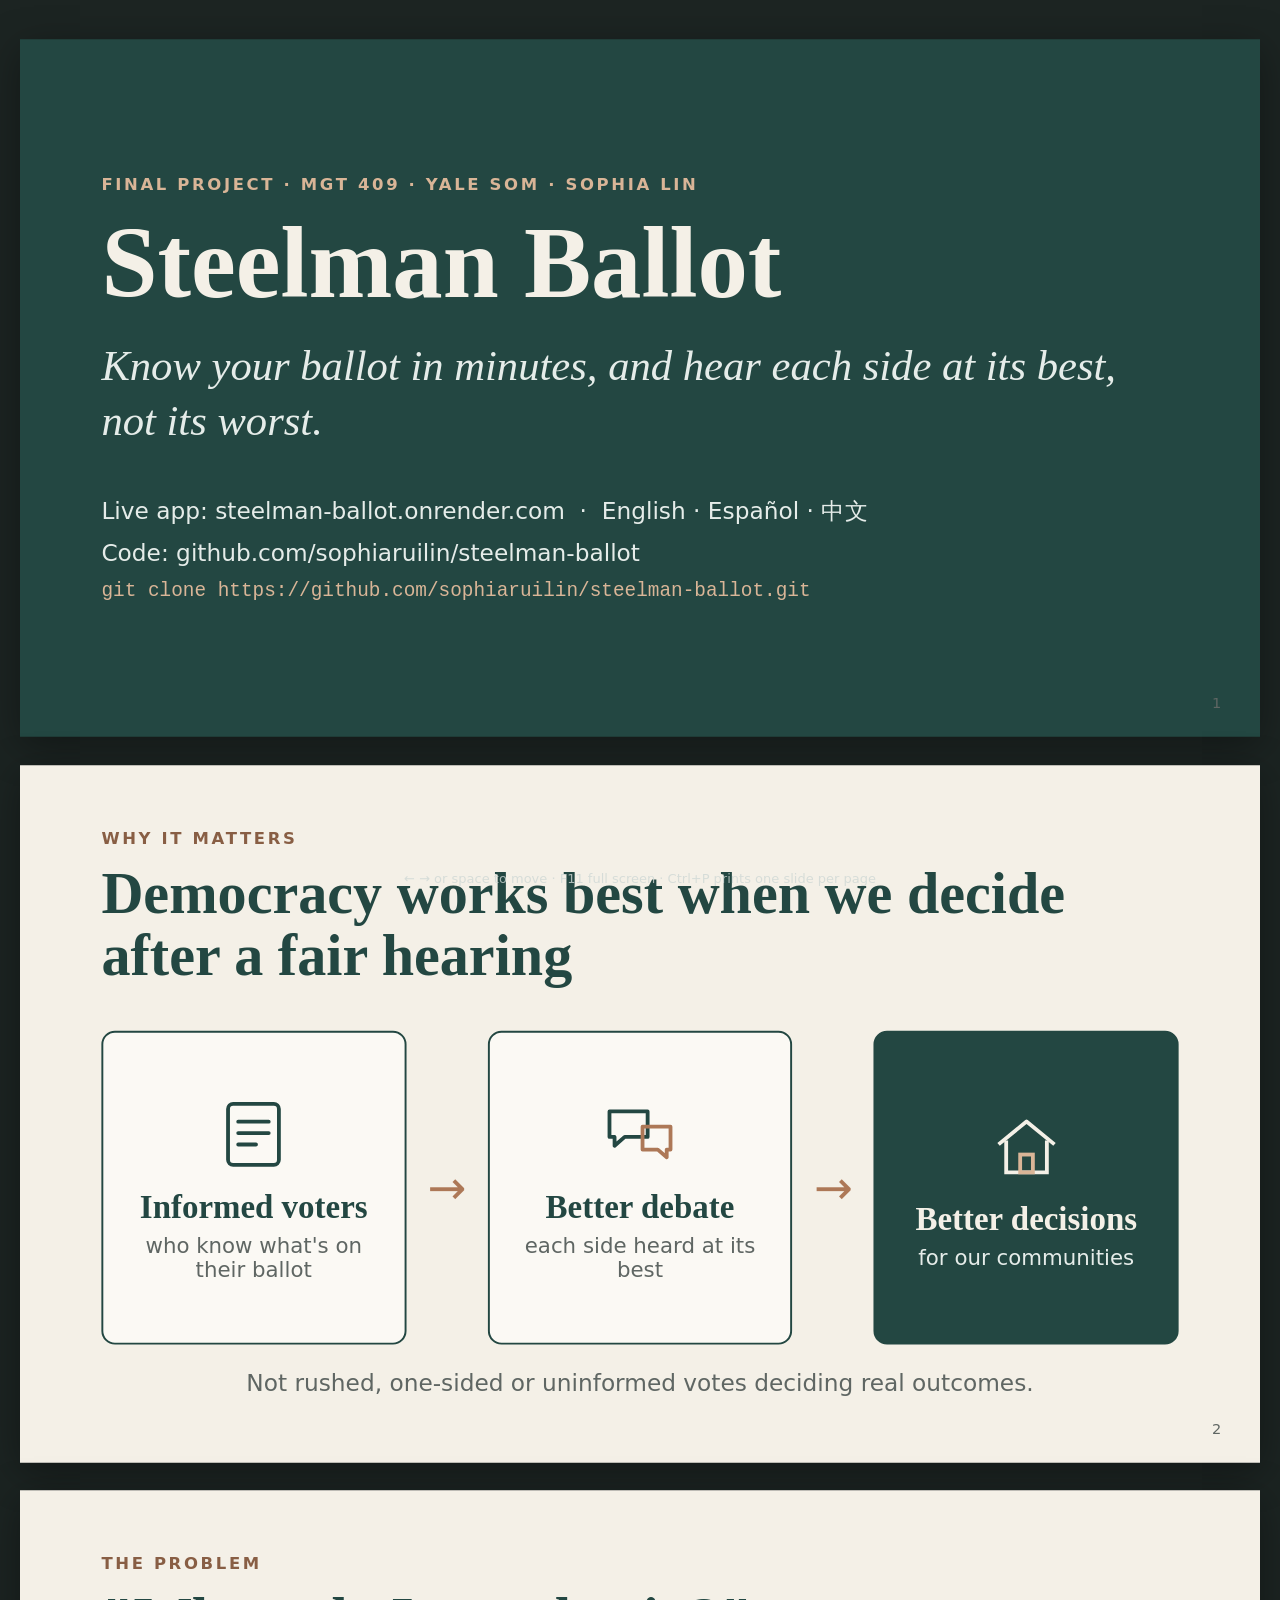
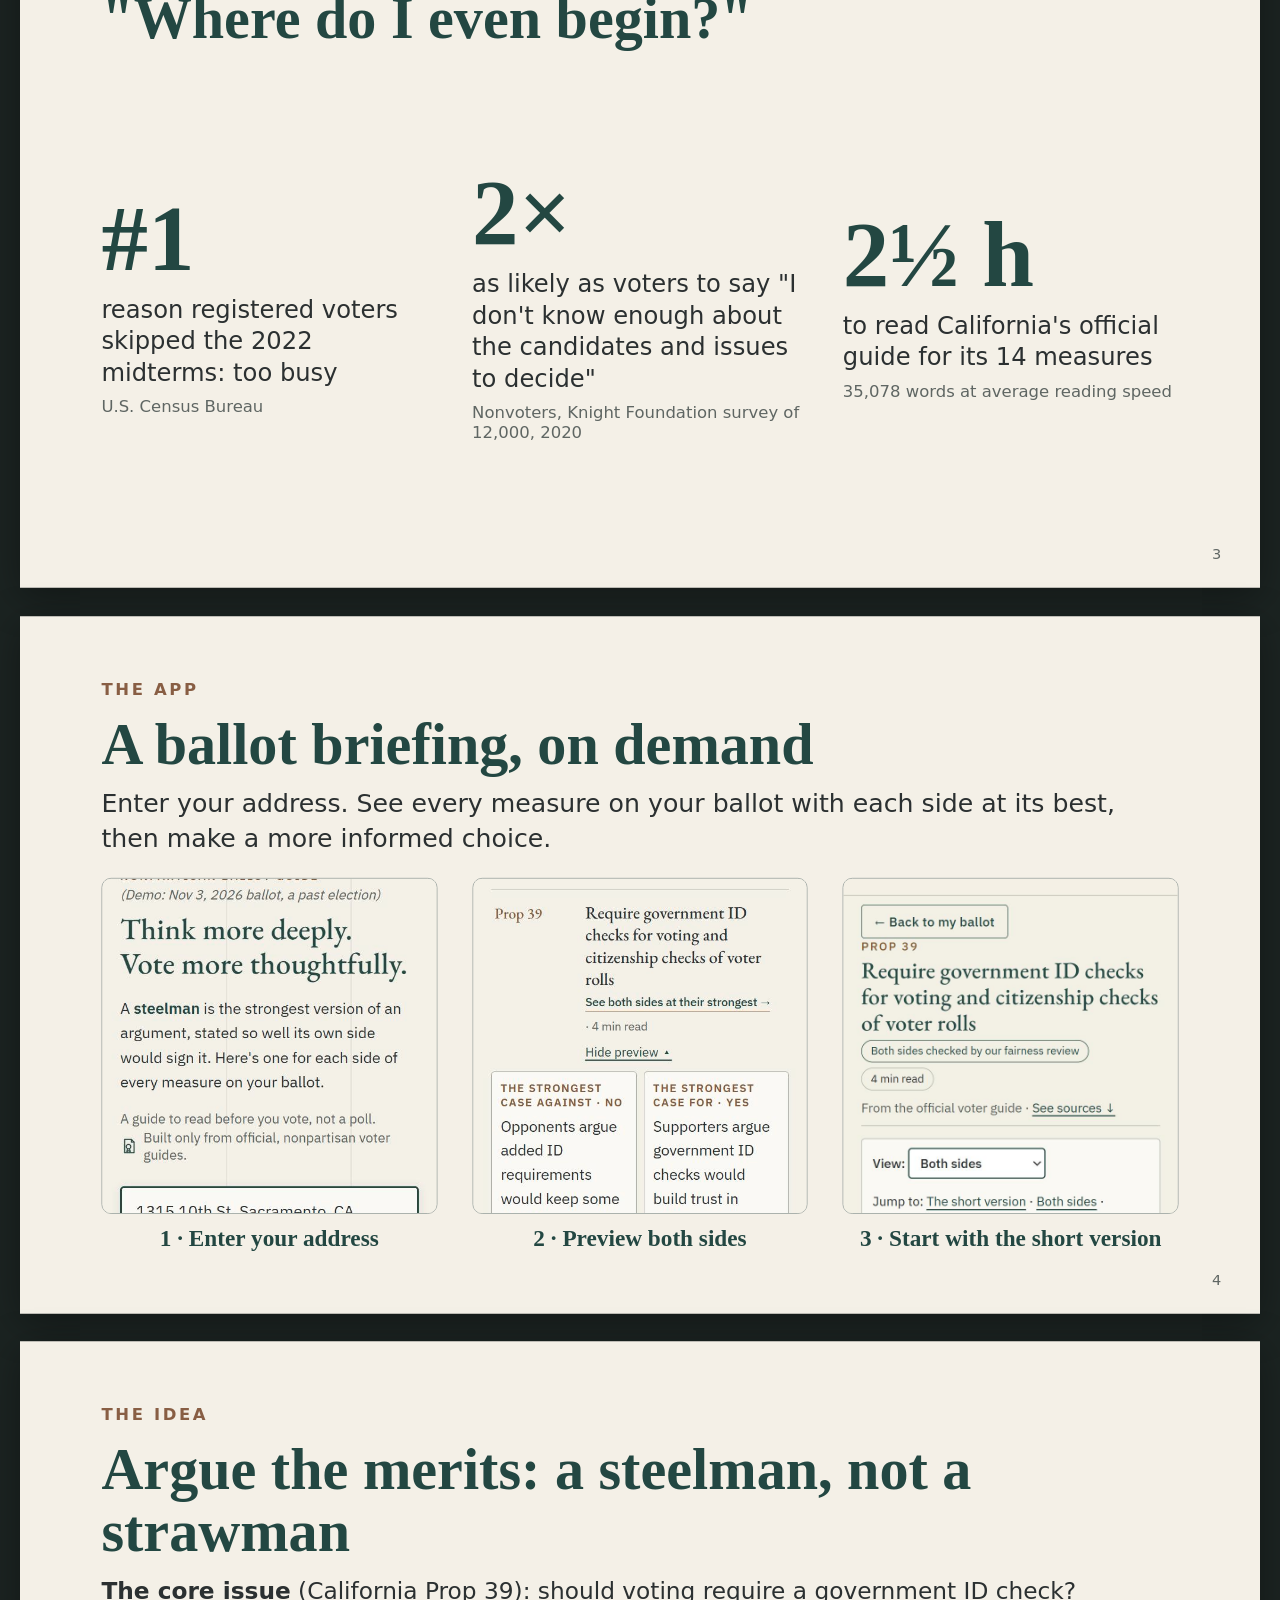
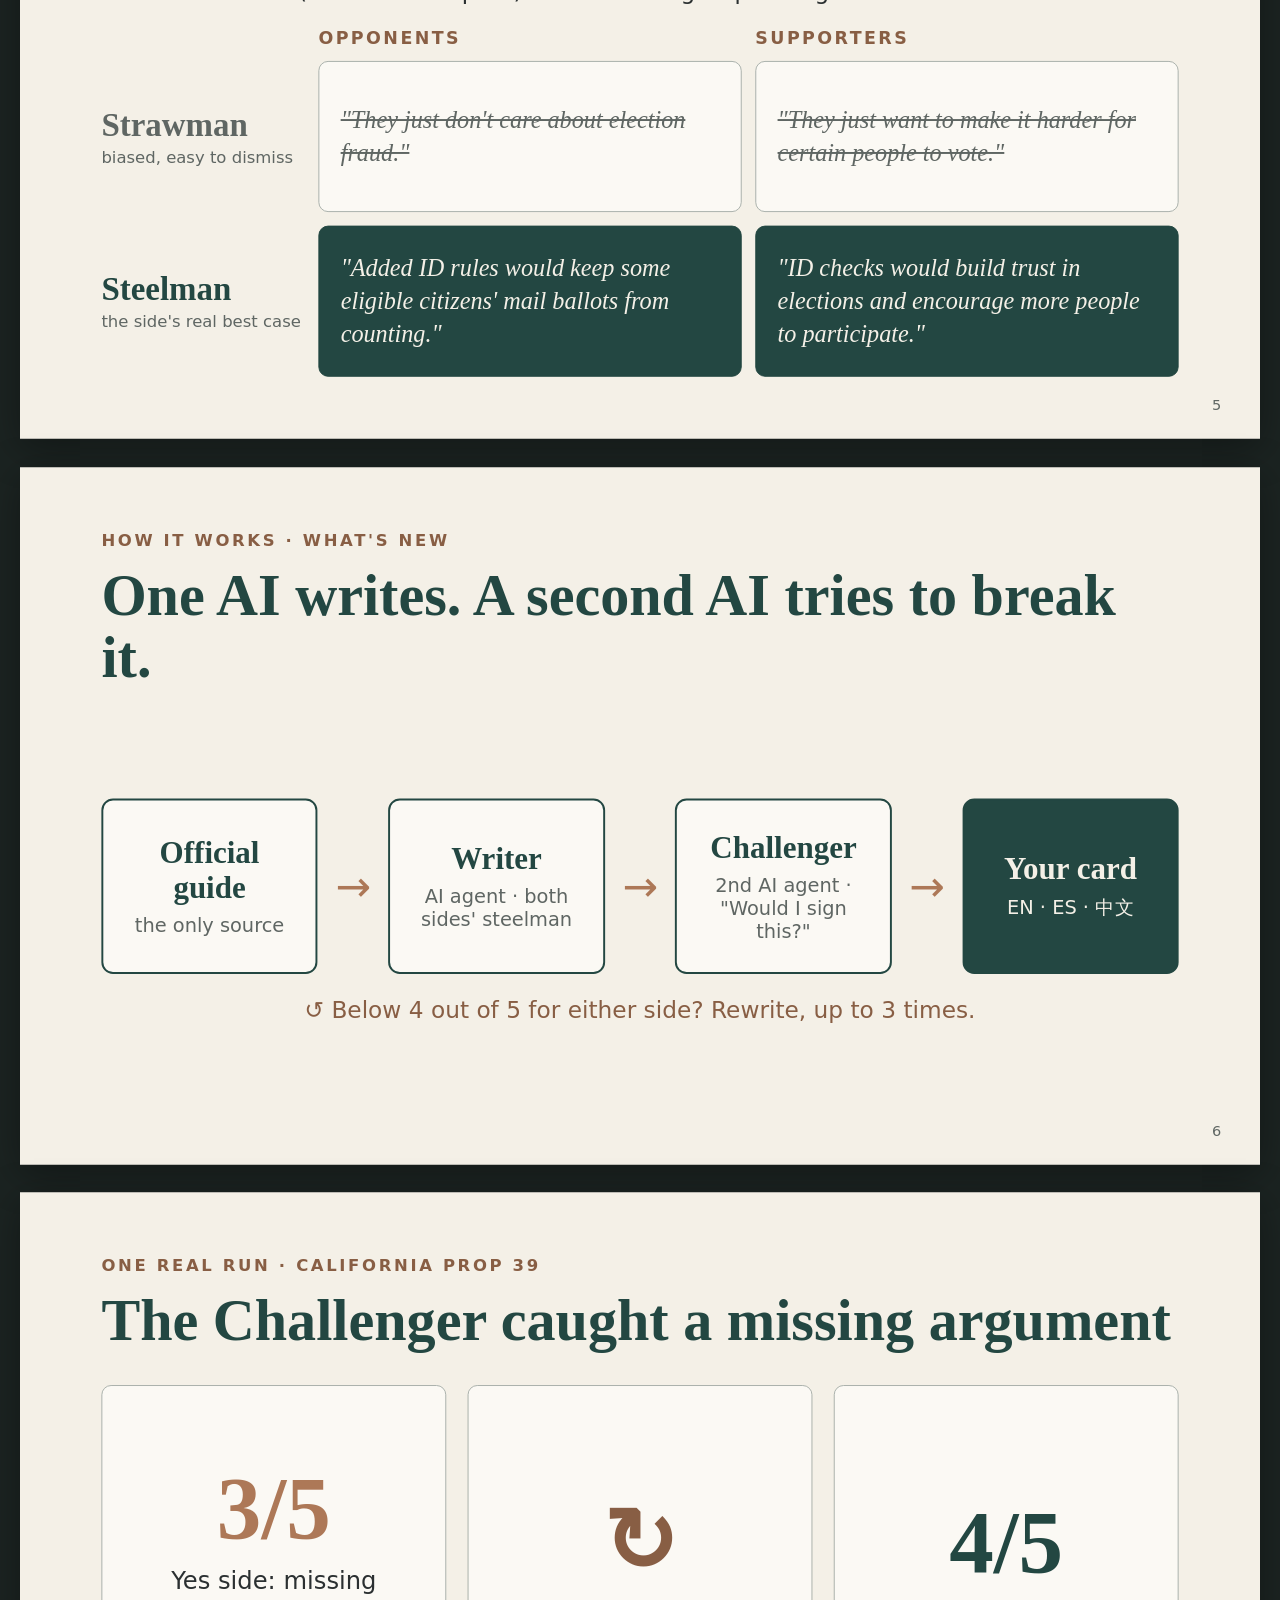
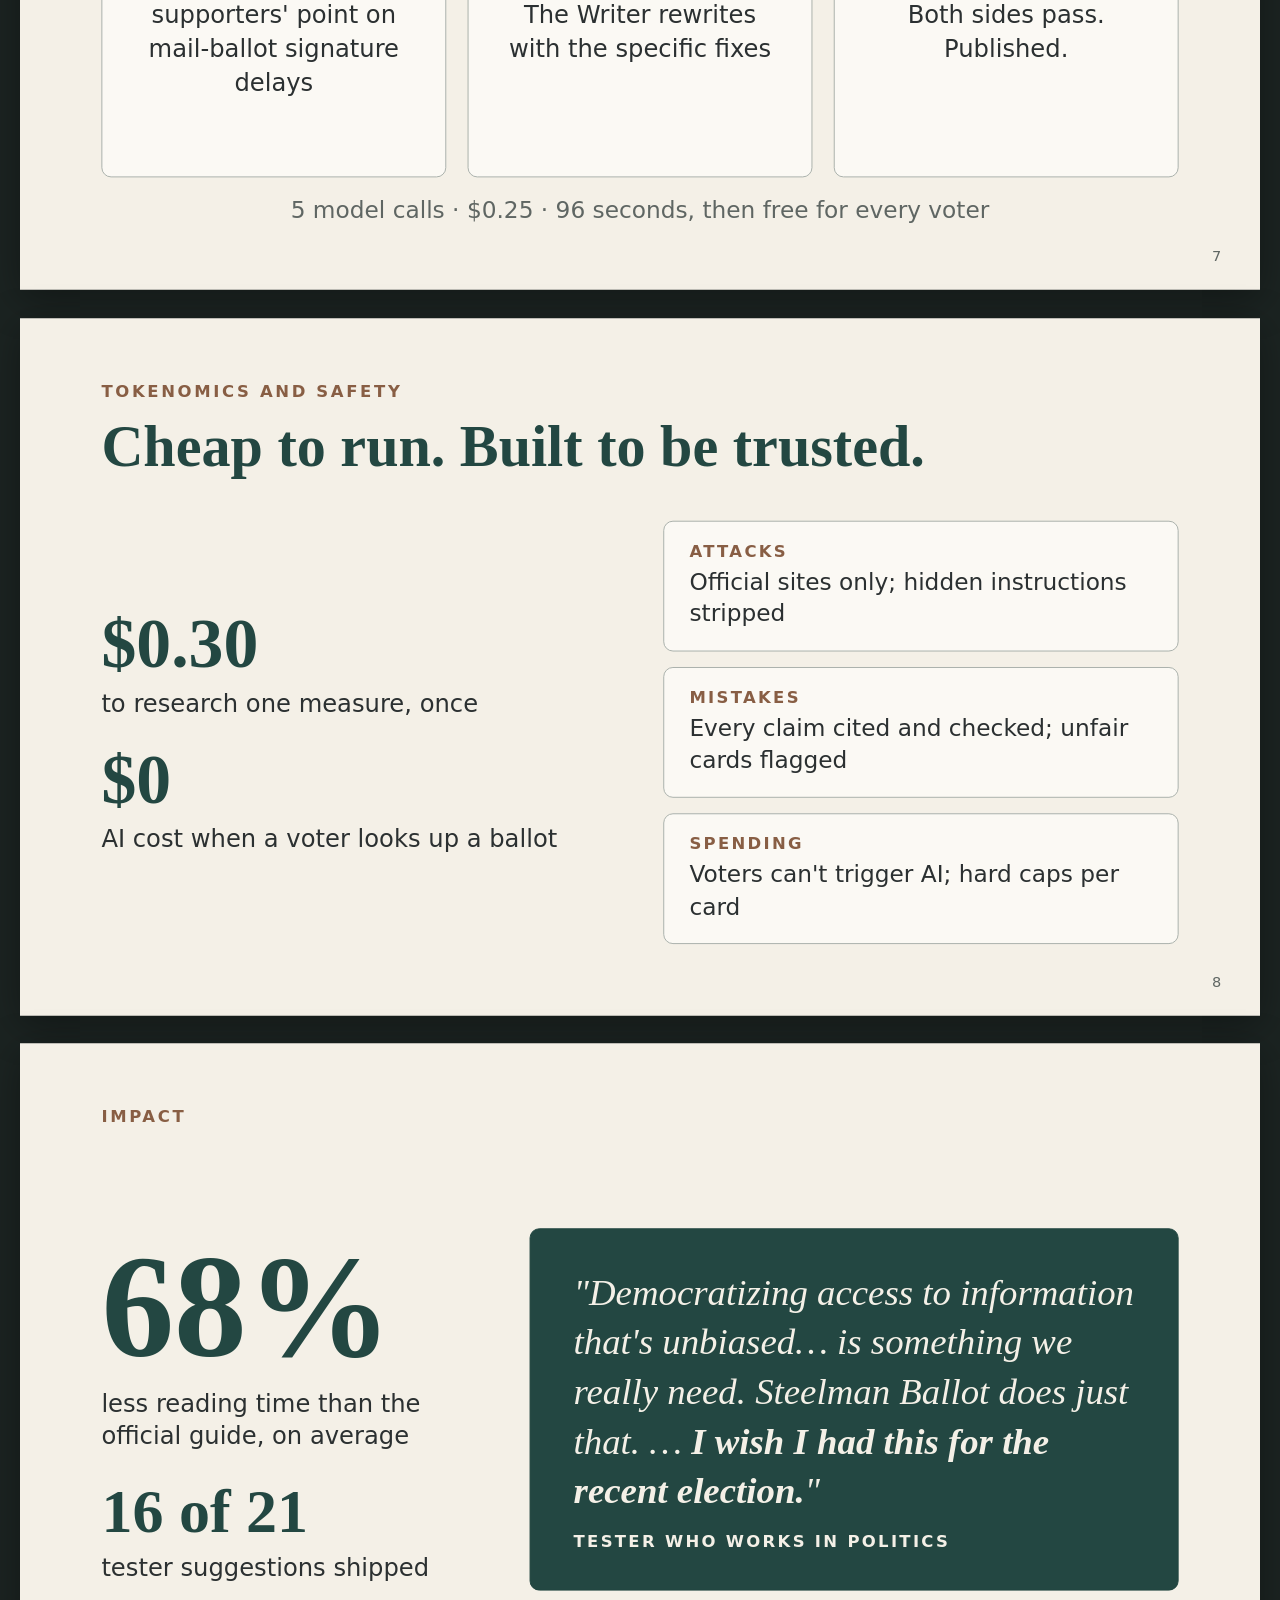
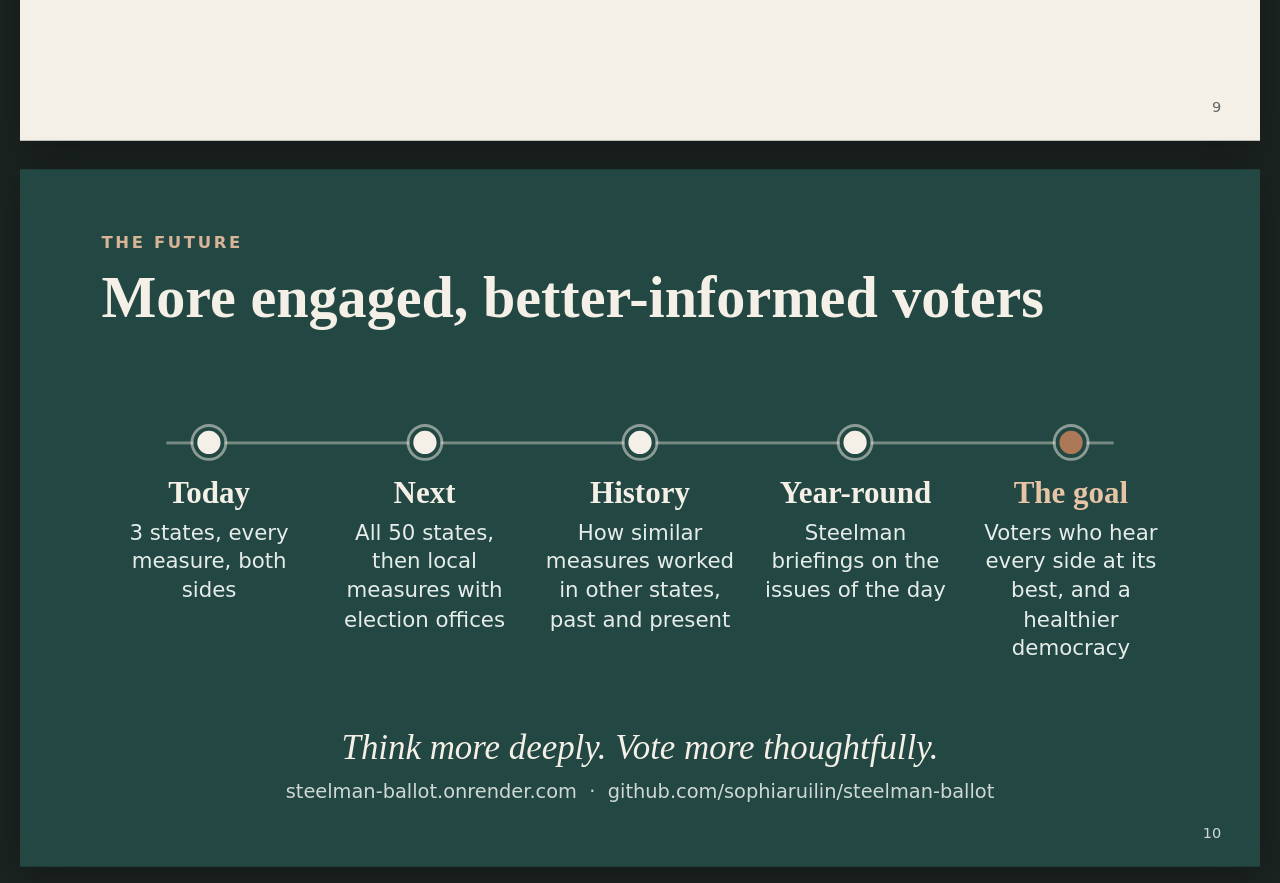
<file: output/report/slides_src.html>
<!doctype html>
<html lang="en">
<head>
<meta charset="utf-8">
<meta name="viewport" content="width=device-width, initial-scale=1">
<title>Steelman Ballot · Slides</title>
<style>
  :root { --verdigris:#234742; --paper:#F4F0E7; --card:#FBF9F4; --graphite:#2B3031; --copper:#AD7857; --copper-ink:#885E44; --steel:#A9B0AB; --muted:#5F6663; --tint:#E5ECE9; }
  * { box-sizing: border-box; }
  html, body { margin: 0; background: #1c2422; }
  body { font-family: "IBM Plex Sans", "Segoe UI", system-ui, Arial, sans-serif; color: var(--graphite); }
  .deck { display: flex; flex-direction: column; align-items: center; gap: 28px; padding: 28px 0; }
  .slide { width: 1280px; height: 720px; background: var(--paper); position: relative; overflow: hidden; padding: 64px 84px;
           box-shadow: 0 10px 40px rgba(0,0,0,.35); display: flex; flex-direction: column; }
  h1, h2 { font-family: "EB Garamond", Garamond, Georgia, serif; color: var(--verdigris); margin: 0; line-height: 1.08; font-weight: 600; }
  h1 { font-size: 104px; }
  h2 { font-size: 60px; margin-bottom: 34px; }
  .eyebrow { font: 600 17px/1.3 "IBM Plex Sans", system-ui, sans-serif; letter-spacing: .16em; text-transform: uppercase; color: var(--copper-ink); margin: 0 0 14px; }
  p { font-size: 30px; line-height: 1.4; margin: 0; }
  .muted { color: var(--muted); }
  .num { position: absolute; right: 40px; bottom: 26px; font-size: 15px; color: var(--muted); }
  .grow { flex: 1; min-height: 0; }
  .row { display: flex; gap: 36px; align-items: stretch; }
  .row > * { flex: 1; }
  .stat b { display: block; font: 600 96px/1 "EB Garamond", Georgia, serif; color: var(--verdigris); }
  .stat span { display: block; font-size: 25px; line-height: 1.3; margin-top: 10px; color: var(--graphite); }
  .stat small { display: block; font-size: 17px; color: var(--muted); margin-top: 8px; }
  .card { background: var(--card); border: 1.5px solid var(--steel); border-radius: 10px; padding: 30px 32px; }
  .card.dark { background: var(--verdigris); border-color: var(--verdigris); }
  .card.dark p { color: var(--paper); }
  .tag { font: 600 17px "IBM Plex Sans", system-ui, sans-serif; letter-spacing: .14em; text-transform: uppercase; color: var(--copper-ink); margin-bottom: 14px; display: block; }
  .straw { text-decoration: line-through; color: var(--muted); font-family: Georgia, serif; font-style: italic; }
  .steel { font-family: Georgia, serif; font-style: italic; }
  .shot { display: flex; flex-direction: column; min-height: 0; }
  .shot img { flex: 1; min-height: 0; width: 100%; object-fit: cover; object-position: top; border: 1.5px solid var(--steel); border-radius: 10px; }
  .shot span { font: 600 24px Georgia, serif; color: var(--verdigris); margin-top: 12px; text-align: center; }
  .flow { display: flex; align-items: stretch; gap: 18px; }
  .flow .arrow { align-self: center; }
  .flow .box { display: flex; flex-direction: column; justify-content: center; }
  .cards > .card { height: 230px; display: flex; flex-direction: column; justify-content: center; }
  .flow .box { flex: 1; text-align: center; padding: 30px 18px; border-radius: 12px; background: var(--card); border: 2px solid var(--verdigris); }
  .flow .box.dark { background: var(--verdigris); }
  .flow .box b { display: block; font: 600 32px Georgia, serif; color: var(--verdigris); }
  .flow .box.dark b, .flow .box.dark span { color: var(--paper); }
  .flow .box span { display: block; font-size: 20px; margin-top: 8px; color: var(--muted); }
  .flow .arrow { font-size: 44px; color: var(--copper); flex: none; }
  .loop { margin-top: 22px; font-size: 24px; color: var(--copper-ink); text-align: center; }
  .steps3 { display: flex; gap: 22px; align-items: stretch; }
  .steps3 .card { flex: 1; text-align: center; display: flex; flex-direction: column; justify-content: center; }
  .steps3 .score { font: 600 92px/1 Georgia, serif; color: var(--copper); }
  .steps3 .card.pass .score { color: var(--verdigris); }
  .steps3 p { font-size: 25px; margin-top: 12px; }
  .quote { font: italic 38px/1.35 "EB Garamond", Georgia, serif; color: var(--paper); }
  .who { font: 600 17px "IBM Plex Sans", system-ui, sans-serif; letter-spacing: .14em; text-transform: uppercase; color: #D9B597; margin-top: 16px; }
  .title-slide { background: var(--verdigris); justify-content: center; }
  .title-slide h1 { color: var(--paper); }
  .title-slide .eyebrow { color: #D9B597; }
  .title-slide p { color: #E5ECE9; }
  /* why it matters: a three-link chain */
  .chain { display: flex; align-items: stretch; gap: 22px; margin: 10px 0 24px; }
  .chain .arrow { align-self: center; }
  .chain .link { display: flex; flex-direction: column; justify-content: center; }
  .chain .link { flex: 1; text-align: center; background: var(--card); border: 2px solid var(--verdigris); border-radius: 14px; padding: 30px 20px; }
  .chain .link.dark { background: var(--verdigris); }
  .chain .link svg { width: 84px; height: 84px; display: block; margin: 0 auto 14px; }
  .chain .link b { display: block; font: 600 34px Georgia, serif; color: var(--verdigris); }
  .chain .link span { display: block; font-size: 22px; color: var(--muted); margin-top: 8px; }
  .chain .link.dark b { color: var(--paper); } .chain .link.dark span { color: #E5ECE9; }
  .chain .arrow { font-size: 48px; color: var(--copper); }
  /* the idea: a 2x2 grid */
  .grid2 { display: grid; grid-template-columns: 210px 1fr 1fr; grid-template-rows: auto 1fr 1fr; gap: 14px; }
  .grid2 .colh { font: 600 18px "IBM Plex Sans", system-ui, sans-serif; letter-spacing: .14em; text-transform: uppercase; color: var(--copper-ink); align-self: end; }
  .grid2 .rowh { font: 600 34px Georgia, serif; align-self: center; }
  .grid2 .rowh small { display: block; font: 400 17px "IBM Plex Sans", system-ui, sans-serif; color: var(--muted); margin-top: 4px; }
  .grid2 .straw-h { color: var(--muted); } .grid2 .steel-h { color: var(--verdigris); }
  .grid2 .cell { background: var(--card); border: 1.5px solid var(--steel); border-radius: 10px; padding: 18px 22px; display: flex; align-items: center; }
  .grid2 .cell.dark { background: var(--verdigris); border-color: var(--verdigris); }
  .grid2 .cell p { font-size: 25px; line-height: 1.35; }
  .grid2 .cell.dark p { color: var(--paper); }
  /* the future: a road */
  .future { background: var(--verdigris); }
  .future h2 { color: var(--paper); } .future .eyebrow { color: #D9B597; } .future .num { color: #CFD8D5; }
  .road { display: flex; align-items: flex-start; position: relative; margin: 20px 0; }
  .road::before { content: ""; position: absolute; left: 6%; right: 6%; top: 15px; height: 3px; background: rgba(244,240,231,.4); }
  .road .stop { flex: 1; text-align: center; position: relative; padding: 0 12px; }
  .road .dot { display: block; width: 32px; height: 32px; border-radius: 50%; background: var(--paper); margin: 0 auto 18px; border: 4px solid var(--verdigris); box-shadow: 0 0 0 3px rgba(244,240,231,.5); }
  .road .goal .dot { background: var(--copper); }
  .road b { display: block; font: 600 32px Georgia, serif; color: var(--paper); }
  .road .goal b { color: #E8C4A6; }
  .road span:not(.dot) { display: block; font-size: 22px; color: #E5ECE9; margin-top: 8px; line-height: 1.35; }
  .hint { position: fixed; bottom: 12px; left: 50%; transform: translateX(-50%); color: #cfd8d5; font-size: 13px; opacity: .8; }
  @media print {
    @page { size: 13.333in 7.5in; margin: 0; }
    html, body { background: #fff; }
    .deck { padding: 0; gap: 0; display: block; }
    .slide { width: 13.333in; height: 7.5in; box-shadow: none; break-after: page; transform: none !important; margin: 0 !important; }
    .hint { display: none; }
  }
</style>
</head>
<body>
<div class="deck">

<!-- 1 -->
<section class="slide title-slide">
  <p class="eyebrow">Final project · MGT 409 · Yale SOM · Sophia Lin</p>
  <h1>Steelman Ballot</h1>
  <p style="font:italic 44px/1.3 Georgia,serif;margin-top:22px">Know your ballot in minutes, and hear each side at its best, not its worst.</p>
  <p style="font-size:24px;margin-top:48px">Live app: steelman-ballot.onrender.com &nbsp;·&nbsp; English · Español · 中文</p>
  <p style="font-size:24px;margin-top:10px">Code: github.com/sophiaruilin/steelman-ballot</p>
  <p style="font:20px Consolas,Menlo,monospace;margin-top:10px;color:#D9B597">git clone https://github.com/sophiaruilin/steelman-ballot.git</p>
  <span class="num">1</span>
</section>

<!-- 2 -->
<section class="slide">
  <p class="eyebrow">Why it matters</p>
  <h2>Democracy works best when we decide after a fair hearing</h2>
  <div class="chain grow">
    <div class="link"><svg viewBox="0 0 64 64" aria-hidden="true"><rect x="12" y="8" width="40" height="48" rx="4" fill="none" stroke="#234742" stroke-width="3"/><path d="M20 22h24M20 31h24M20 40h14" stroke="#234742" stroke-width="3" stroke-linecap="round"/></svg><b>Informed voters</b><span>who know what's on their ballot</span></div>
    <div class="arrow">→</div>
    <div class="link"><svg viewBox="0 0 64 64" aria-hidden="true"><path d="M8 14h30v20H20l-8 7v-7H8z" fill="none" stroke="#234742" stroke-width="3" stroke-linejoin="round"/><path d="M56 26H34v18h12l7 6v-6h3z" fill="none" stroke="#AD7857" stroke-width="3" stroke-linejoin="round"/></svg><b>Better debate</b><span>each side heard at its best</span></div>
    <div class="arrow">→</div>
    <div class="link dark"><svg viewBox="0 0 64 64" aria-hidden="true"><path d="M10 30L32 12l22 18" fill="none" stroke="#F4F0E7" stroke-width="3" stroke-linejoin="round"/><path d="M16 27v25h32V27" fill="none" stroke="#F4F0E7" stroke-width="3"/><rect x="27" y="38" width="10" height="14" fill="none" stroke="#D9B597" stroke-width="3"/></svg><b>Better decisions</b><span>for our communities</span></div>
  </div>
  <p class="muted" style="font-size:24px;text-align:center">Not rushed, one-sided or uninformed votes deciding real outcomes.</p>
  <span class="num">2</span>
</section>

<!-- 3 -->
<section class="slide">
  <p class="eyebrow">The problem</p>
  <h2>"Where do I even begin?"</h2>
  <div class="row grow" style="align-items:center">
    <div class="stat"><b>#1</b><span>reason registered voters skipped the 2022 midterms: too busy</span><small>U.S. Census Bureau</small></div>
    <div class="stat"><b>2×</b><span>as likely as voters to say "I don't know enough about the candidates and issues to decide"</span><small>Nonvoters, Knight Foundation survey of 12,000, 2020</small></div>
    <div class="stat"><b>2½ h</b><span>to read California's official guide for its 14 measures</span><small>35,078 words at average reading speed</small></div>
  </div>
  <span class="num">3</span>
</section>

<!-- 4 -->
<section class="slide">
  <p class="eyebrow">The app</p>
  <h2 style="margin-bottom:10px">A ballot briefing, on demand</h2>
  <p style="font-size:26px;margin-bottom:22px">Enter your address. See every measure on your ballot with each side at its best, then make a more informed choice.</p>
  <div class="row grow">
    <div class="shot"><img src="img/01_address.jpg" alt=""><span>1 · Enter your address</span></div>
    <div class="shot"><img src="img/12_preview.jpg" alt=""><span>2 · Preview both sides</span></div>
    <div class="shot"><img src="img/04_card_top.jpg" alt=""><span>3 · Start with the short version</span></div>
  </div>
  <span class="num">4</span>
</section>

<!-- 5 -->
<section class="slide">
  <p class="eyebrow">The idea</p>
  <h2 style="margin-bottom:12px">Argue the merits: a steelman, not a strawman</h2>
  <p style="font-size:24px;margin-bottom:20px"><b>The core issue</b> (California Prop 39): should voting require a government ID check?</p>
  <div class="grid2 grow">
    <div></div><div class="colh">Opponents</div><div class="colh">Supporters</div>
    <div class="rowh straw-h">Strawman<small>biased, easy to dismiss</small></div>
    <div class="cell"><p class="straw">"They just don't care about election fraud."</p></div>
    <div class="cell"><p class="straw">"They just want to make it harder for certain people to vote."</p></div>
    <div class="rowh steel-h">Steelman<small>the side's real best case</small></div>
    <div class="cell dark"><p class="steel">"Added ID rules would keep some eligible citizens' mail ballots from counting."</p></div>
    <div class="cell dark"><p class="steel">"ID checks would build trust in elections and encourage more people to participate."</p></div>
  </div>
  <span class="num">5</span>
</section>

<!-- 6 -->
<section class="slide">
  <p class="eyebrow">How it works · what's new</p>
  <h2>One AI writes. A second AI tries to break it.</h2>
  <div class="grow" style="display:flex;flex-direction:column;justify-content:center">
    <div class="flow">
      <div class="box"><b>Official guide</b><span>the only source</span></div>
      <div class="arrow">→</div>
      <div class="box"><b>Writer</b><span>AI agent · both sides' steelman</span></div>
      <div class="arrow">→</div>
      <div class="box"><b>Challenger</b><span>2nd AI agent · "Would I sign this?"</span></div>
      <div class="arrow">→</div>
      <div class="box dark"><b>Your card</b><span>EN · ES · 中文</span></div>
    </div>
    <p class="loop">↺ Below 4 out of 5 for either side? Rewrite, up to 3 times.</p>
  </div>
  <span class="num">6</span>
</section>

<!-- 7 -->
<section class="slide">
  <p class="eyebrow">One real run · California Prop 39</p>
  <h2>The Challenger caught a missing argument</h2>
  <div class="steps3 grow">
    <div class="card"><div class="score">3/5</div><p>Yes side: missing supporters' point on mail-ballot signature delays</p></div>
    <div class="card"><div class="score" style="color:var(--copper-ink)">↻</div><p>The Writer rewrites with the specific fixes</p></div>
    <div class="card pass"><div class="score">4/5</div><p>Both sides pass. Published.</p></div>
  </div>
  <p class="muted" style="font-size:24px;margin-top:18px;text-align:center">5 model calls · $0.25 · 96 seconds, then free for every voter</p>
  <span class="num">7</span>
</section>

<!-- 8 -->
<section class="slide">
  <p class="eyebrow">Tokenomics and safety</p>
  <h2>Cheap to run. Built to be trusted.</h2>
  <div class="row grow" style="align-items:center;gap:48px">
    <div style="display:flex;flex-direction:column;gap:26px">
      <div class="stat"><b style="font-size:72px">$0.30</b><span>to research one measure, once</span></div>
      <div class="stat"><b style="font-size:72px">$0</b><span>AI cost when a voter looks up a ballot</span></div>
    </div>
    <div style="display:flex;flex-direction:column;gap:16px">
      <div class="card" style="padding:20px 26px"><span class="tag" style="margin-bottom:6px">Attacks</span><p style="font-size:24px">Official sites only; hidden instructions stripped</p></div>
      <div class="card" style="padding:20px 26px"><span class="tag" style="margin-bottom:6px">Mistakes</span><p style="font-size:24px">Every claim cited and checked; unfair cards flagged</p></div>
      <div class="card" style="padding:20px 26px"><span class="tag" style="margin-bottom:6px">Spending</span><p style="font-size:24px">Voters can't trigger AI; hard caps per card</p></div>
    </div>
  </div>
  <span class="num">8</span>
</section>

<!-- 9 -->
<section class="slide">
  <p class="eyebrow">Impact</p>
  <div class="row grow" style="align-items:center;gap:56px">
    <div style="flex:.8">
      <div class="stat"><b style="font-size:150px">68%</b><span>less reading time than the official guide, on average</span></div>
      <div class="stat" style="margin-top:30px"><b style="font-size:64px">16 of 21</b><span>tester suggestions shipped</span></div>
    </div>
    <div class="card dark" style="flex:1.2;padding:40px 44px">
      <p class="quote">"Democratizing access to information that's unbiased… is something we really need. Steelman Ballot does just that. … <b>I wish I had this for the recent election.</b>"</p>
      <p class="who">Tester who works in politics</p>
    </div>
  </div>
  <span class="num">9</span>
</section>

<!-- 10 -->
<section class="slide future">
  <p class="eyebrow">The future</p>
  <h2>More engaged, better-informed voters</h2>
  <div class="grow" style="display:flex;flex-direction:column;justify-content:center"><div class="road">
    <div class="stop"><span class="dot"></span><b>Today</b><span>3 states, every measure, both sides</span></div>
    <div class="stop"><span class="dot"></span><b>Next</b><span>All 50 states, then local measures with election offices</span></div>
    <div class="stop"><span class="dot"></span><b>History</b><span>How similar measures worked in other states, past and present</span></div>
    <div class="stop"><span class="dot"></span><b>Year-round</b><span>Steelman briefings on the issues of the day</span></div>
    <div class="stop goal"><span class="dot"></span><b>The goal</b><span>Voters who hear every side at its best, and a healthier democracy</span></div>
  </div></div>
  <p style="font:italic 36px Georgia,serif;color:var(--paper);text-align:center">Think more deeply. Vote more thoughtfully.</p>
  <p style="font-size:20px;color:#CFD8D5;text-align:center;margin-top:10px">steelman-ballot.onrender.com &nbsp;·&nbsp; github.com/sophiaruilin/steelman-ballot</p>
  <span class="num">10</span>
</section>

</div>
<p class="hint">← → or space to move · F11 full screen · Ctrl+P prints one slide per page</p>
<script>
  // Scale the fixed 1280x720 slides to the window, and let arrow keys / space move between them.
  const slides = [...document.querySelectorAll(".slide")];
  function fit() {
    const s = Math.min((window.innerWidth - 40) / 1280, (window.innerHeight - 40) / 720, 1);
    slides.forEach((el) => { el.style.transform = `scale(${s})`; el.style.marginBottom = `${-720 * (1 - s)}px`; });
  }
  addEventListener("resize", fit); fit();
  let i = 0;
  addEventListener("keydown", (e) => {
    if (["ArrowRight", "PageDown", " "].includes(e.key)) i = Math.min(i + 1, slides.length - 1);
    else if (["ArrowLeft", "PageUp"].includes(e.key)) i = Math.max(i - 1, 0);
    else return;
    e.preventDefault();
    slides[i].scrollIntoView({ behavior: "smooth", block: "center" });
  });
</script>
</body>
</html>
</file>
